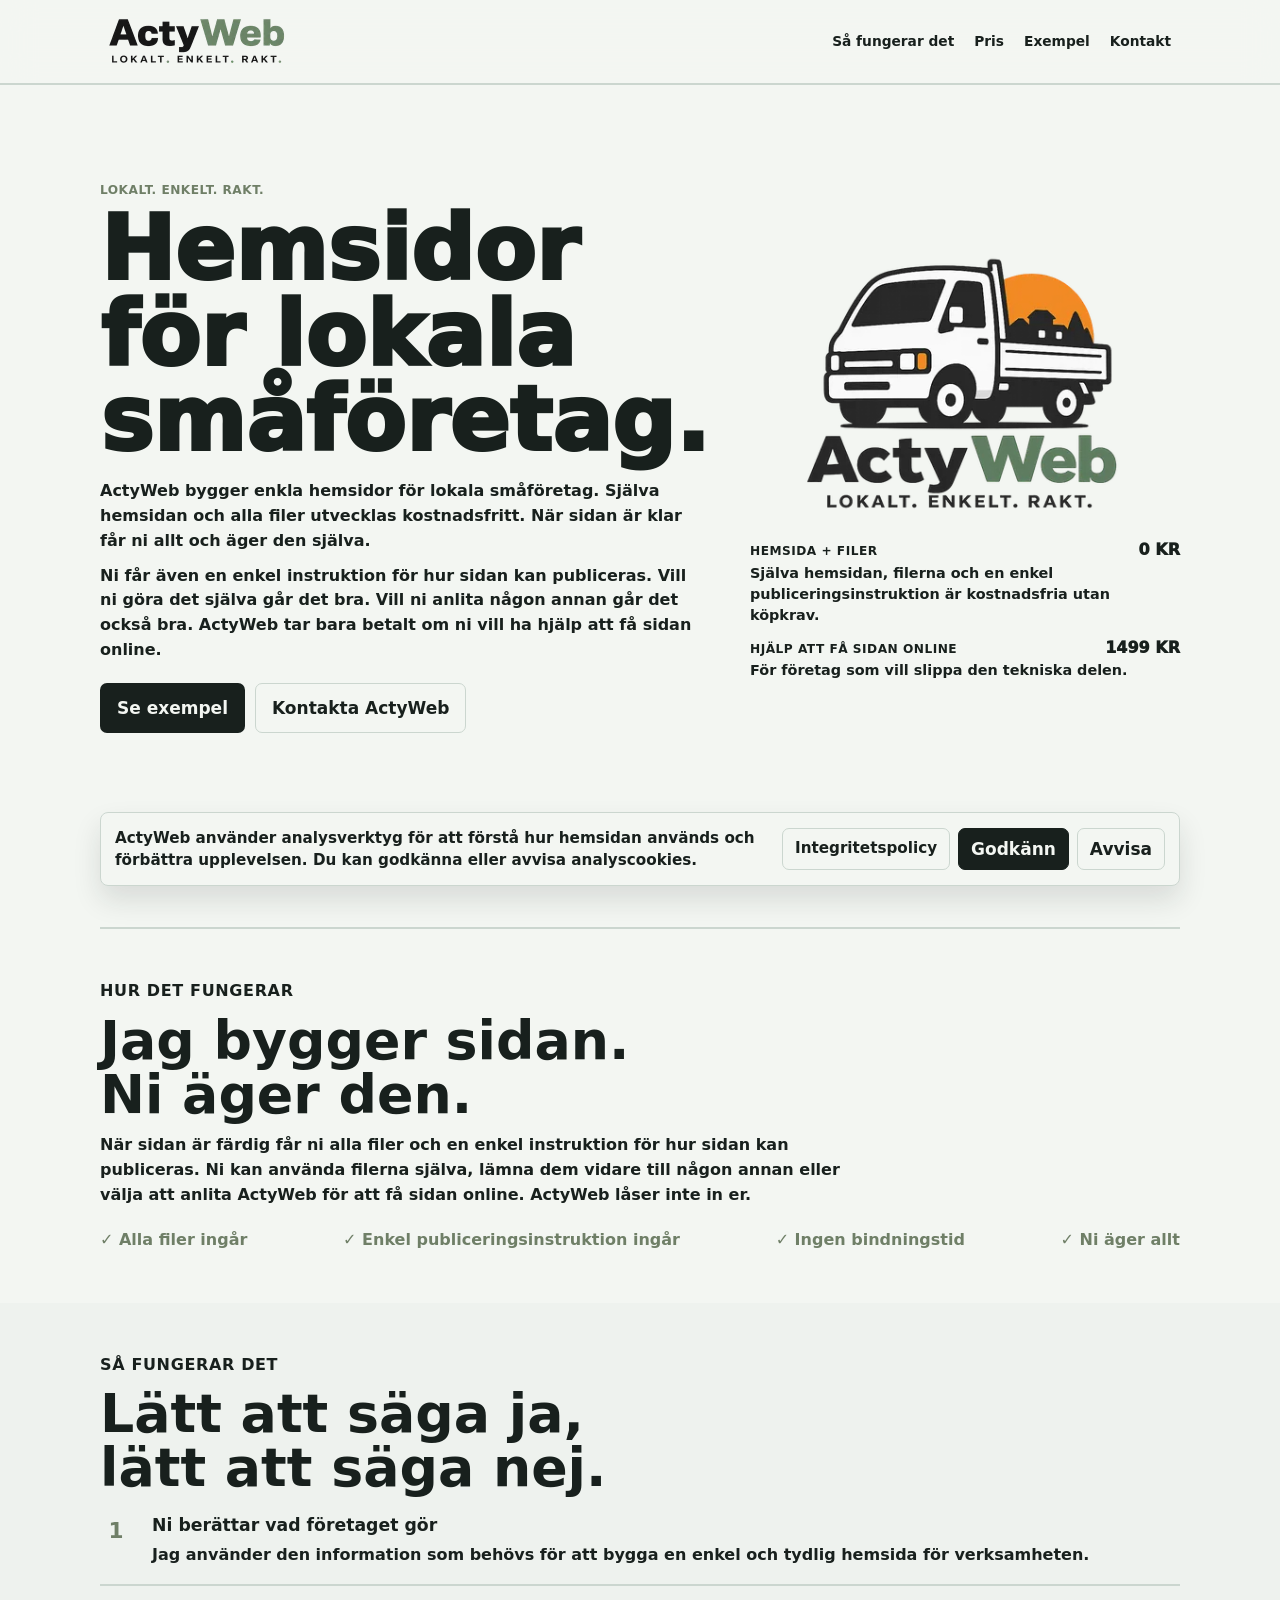
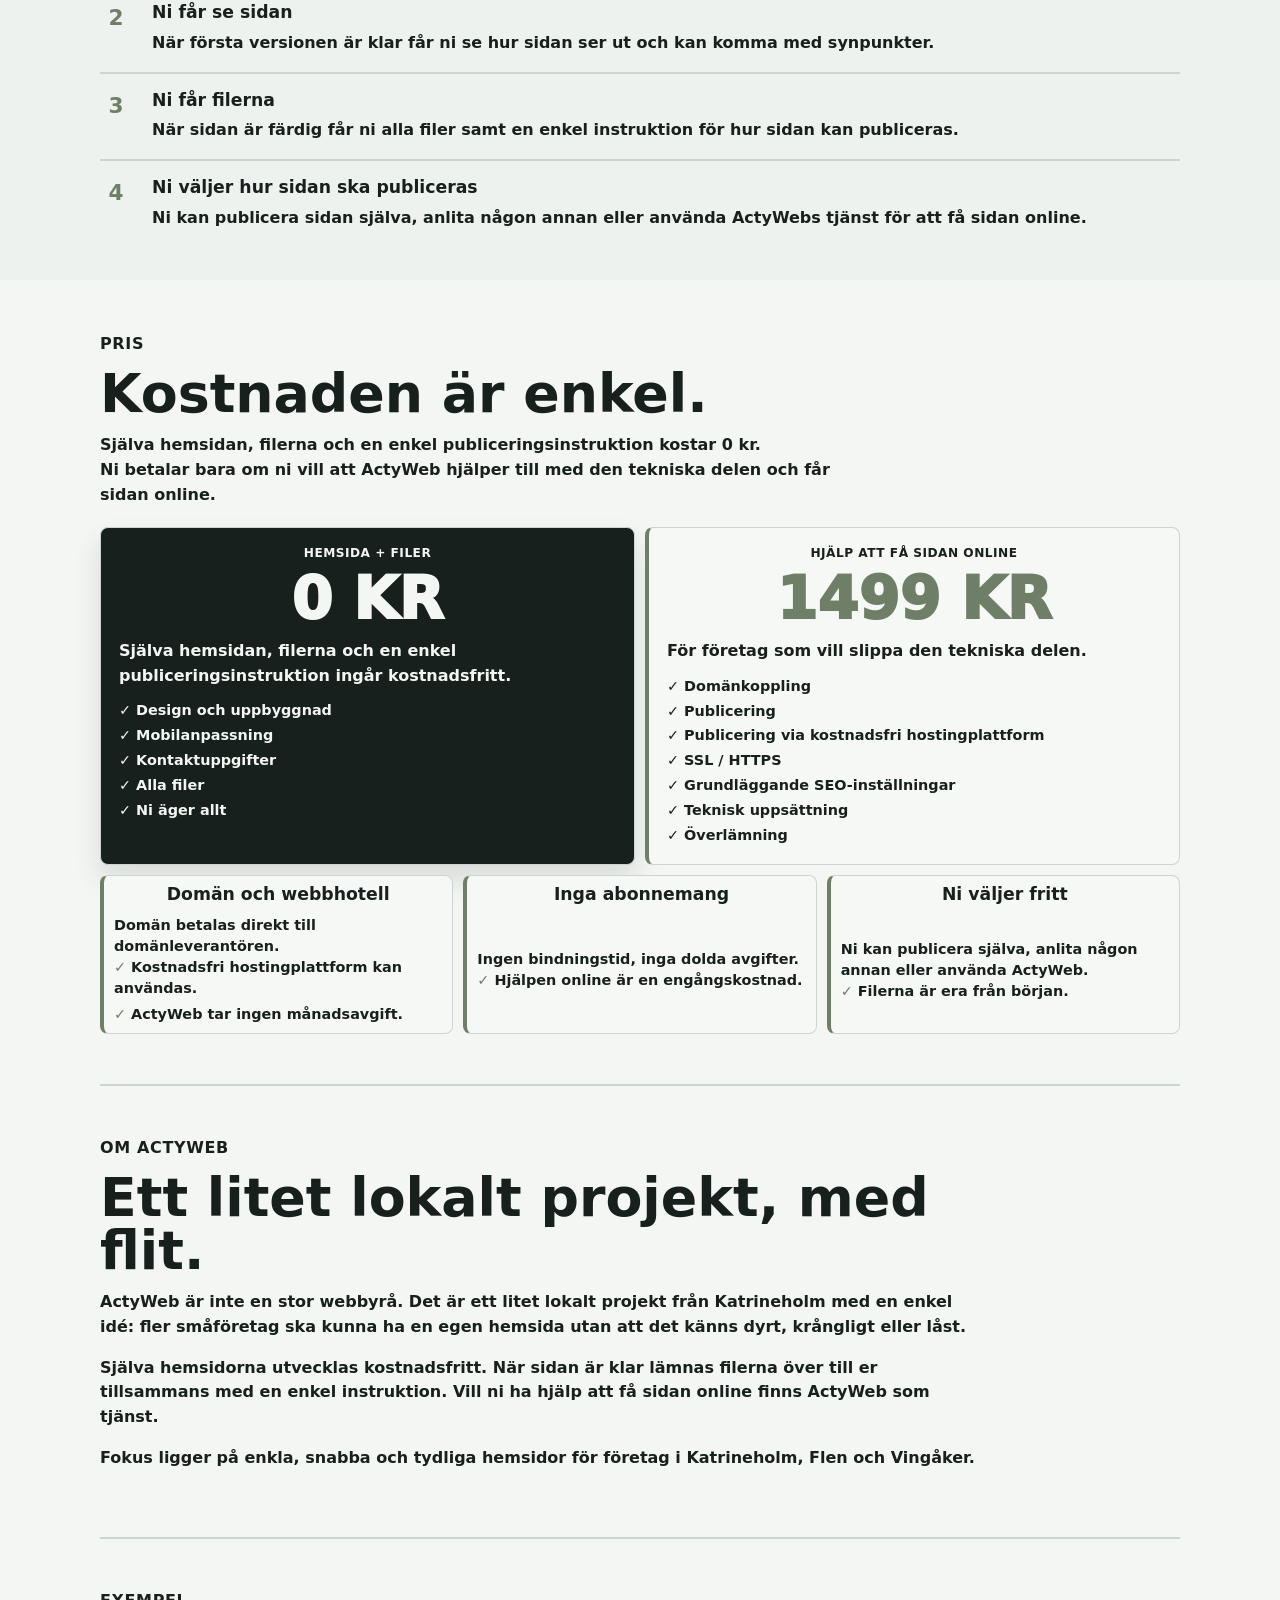
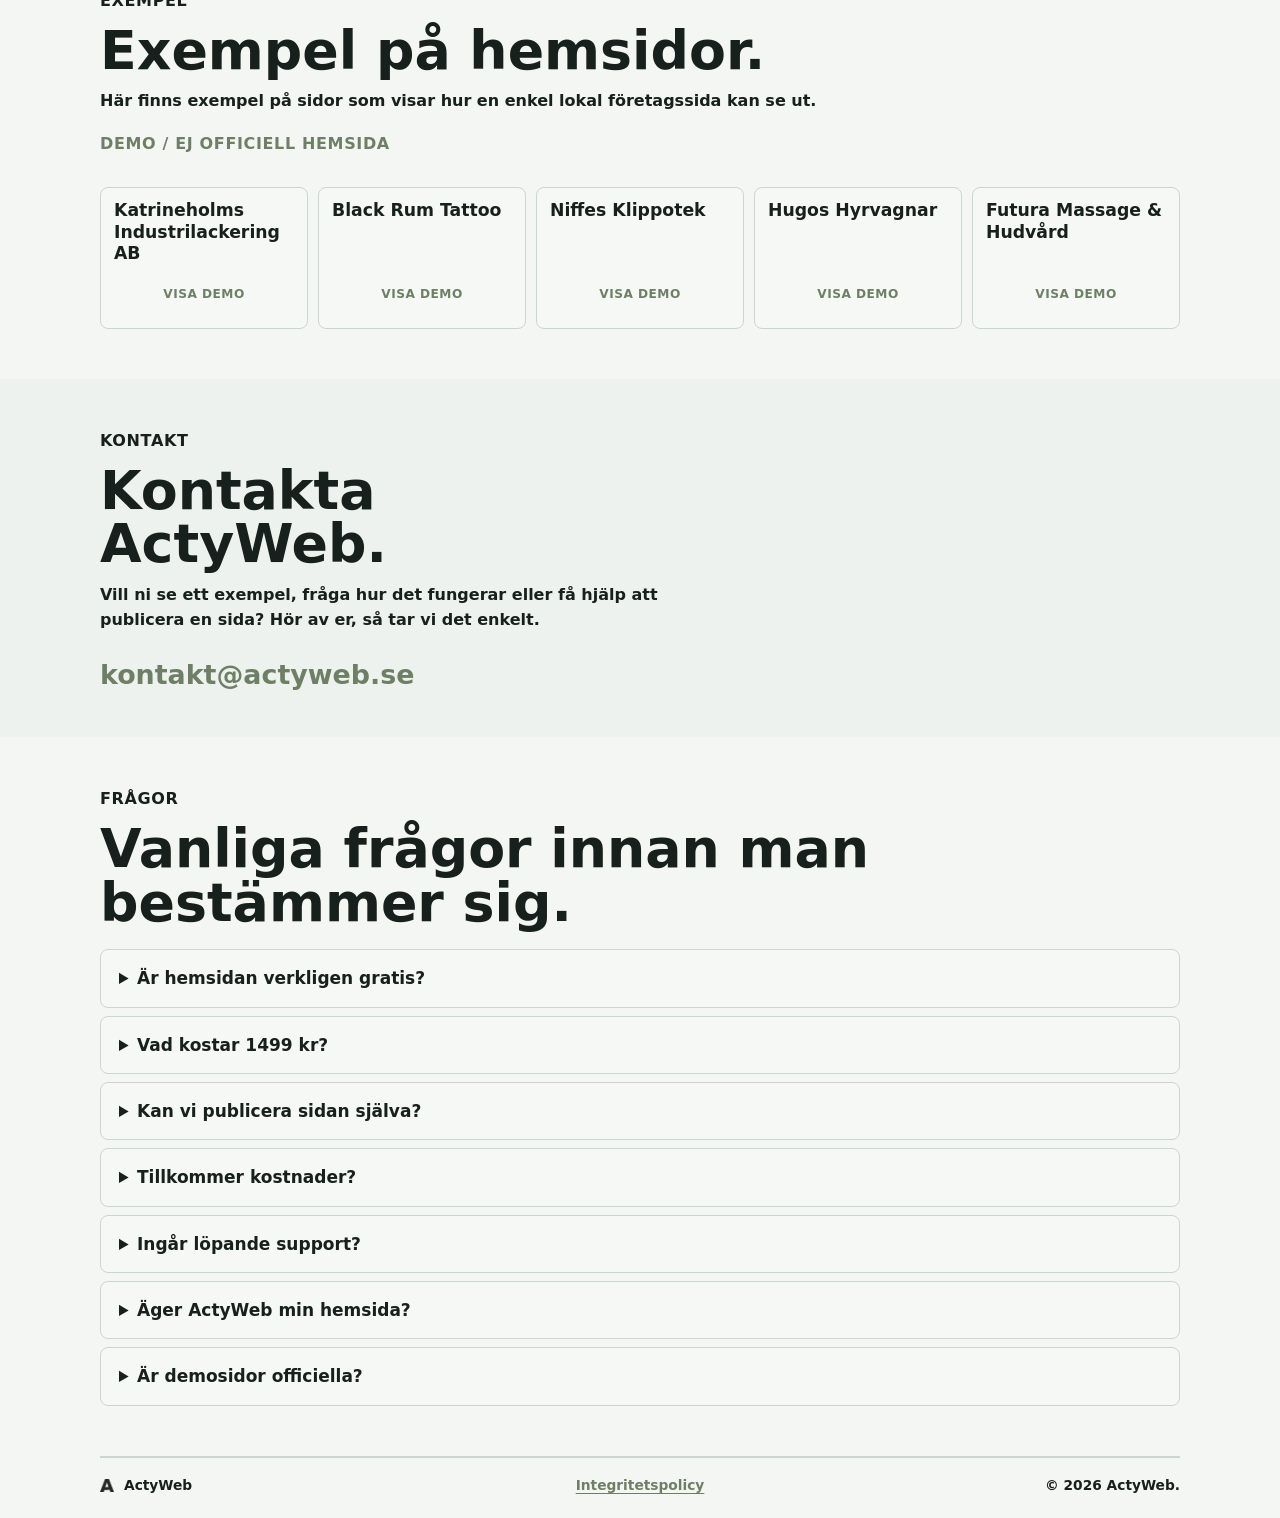
<file: index.html>
<!DOCTYPE html>
<html lang="sv">
  <head>
    <meta charset="UTF-8" />
    <meta name="viewport" content="width=device-width, initial-scale=1.0" />
    <meta
      name="description"
      content="Kostnadsfria hemsidor för små företag. Du äger hemsidan och filerna från dag ett. Hjälp med uppsättning för 1499 kr."
    />
    <meta property="og:title" content="ActyWeb | Små hemsidor för små företag" />
    <meta
      property="og:description"
      content="Kostnadsfria hemsidor för små företag. Du äger hemsidan och filerna från dag ett. Hjälp med uppsättning för 1499 kr."
    />
    <meta property="og:type" content="website" />
    <meta property="og:url" content="https://actyweb.se/" />
    <meta property="og:image" content="https://actyweb.se/assets/images/actyweb-truck-gmail-logo-dark-source.png" />
    <meta property="og:image:width" content="1100" />
    <meta property="og:image:height" content="963" />
    <meta property="og:image:alt" content="ActyWeb-logga med liten lastbil" />
    <meta name="twitter:card" content="summary_large_image" />
    <meta name="twitter:title" content="ActyWeb | Små hemsidor för små företag" />
    <meta
      name="twitter:description"
      content="Kostnadsfria hemsidor för små företag. Du äger hemsidan och filerna från dag ett. Hjälp med uppsättning för 1499 kr."
    />
    <meta name="twitter:image" content="https://actyweb.se/assets/images/actyweb-truck-gmail-logo-dark-source.png" />
    <title>ActyWeb | Små hemsidor</title>
    <link rel="canonical" href="https://actyweb.se/" />
    <link rel="icon" href="assets/images/actyweb-logo-dark.png" type="image/png" />
    <link
      rel="preload"
      as="image"
      href="assets/images/actyweb-truck-logo-dark-360.webp"
      imagesrcset="assets/images/actyweb-truck-logo-dark-360.webp 360w, assets/images/actyweb-truck-logo-dark-520.webp 520w"
      imagesizes="(max-width: 720px) 280px, 340px"
      type="image/webp"
      fetchpriority="high"
    />
    <link rel="stylesheet" href="style.css" />
    <script type="application/ld+json">
      {
        "@context": "https://schema.org",
        "@type": "ProfessionalService",
        "name": "ActyWeb",
        "url": "https://actyweb.se/",
        "description": "ActyWeb bygger enkla hemsidor för lokala småföretag. Du äger hemsidan, filerna och innehållet från dag ett.",
        "email": "kontakt@actyweb.se",
        "serviceType": "Webbdesign och hemsidor för små företag"
      }
    </script>
  </head>
  <body>
    <header class="site-header">
      <a class="brand" href="#top" aria-label="ActyWeb startsida">
        <picture>
          <source srcset="assets/images/actyweb-wordmark-green-380.webp" type="image/webp" />
          <img src="assets/images/actyweb-wordmark-green-transparent.png" width="1000" height="320" alt="ActyWeb" decoding="async" />
        </picture>
      </a>
      <button class="nav-toggle" type="button" aria-label="Öppna meny" aria-expanded="false">
        <span></span>
        <span></span>
      </button>
      <nav class="site-nav" aria-label="Huvudmeny">
        <a href="#sa-fungerar-det">Så fungerar det</a>
        <a href="#erbjudande">Pris</a>
        <a href="#exempel">Exempel</a>
        <a href="#kontakt">Kontakt</a>
      </nav>
    </header>

    <main id="top">
      <!-- Hero -->
      <section class="hero section-band">
        <div class="hero-copy">
          <p class="eyebrow">Lokalt. Enkelt. Rakt.</p>
          <h1>Hemsidor för lokala småföretag.</h1>
          <p class="lead">
            ActyWeb bygger enkla hemsidor för lokala småföretag. Själva hemsidan och
            alla filer utvecklas kostnadsfritt. När sidan är klar får ni allt och äger
            den själva.
          </p>
          <p class="lead">
            Ni får även en enkel instruktion för hur sidan kan publiceras. Vill ni göra
            det själva går det bra. Vill ni anlita någon annan går det också bra.
            ActyWeb tar bara betalt om ni vill ha hjälp att få sidan online.
          </p>
          <div class="hero-actions">
            <a class="button primary" href="#exempel">Se exempel</a>
            <a class="button secondary" href="#kontakt">Kontakta ActyWeb</a>
          </div>
        </div>
        <aside class="hero-side" aria-label="Kort om erbjudandet">
          <picture class="hero-badge">
            <source
              srcset="assets/images/actyweb-truck-logo-dark-360.webp 360w, assets/images/actyweb-truck-logo-dark-520.webp 520w"
              sizes="(max-width: 720px) 280px, 340px"
              type="image/webp"
            />
            <img
              src="assets/images/actyweb-truck-logo-dark-source.png"
              width="800"
              height="700"
              alt=""
              loading="eager"
              fetchpriority="high"
              decoding="async"
            />
          </picture>
          <div class="hero-summary" aria-label="Kort om erbjudandet">
            <div>
              <span>HEMSIDA + FILER</span>
              <strong>0 KR</strong>
              <p>Själva hemsidan, filerna och en enkel publiceringsinstruktion är kostnadsfria utan köpkrav.</p>
            </div>
            <div>
              <span>HJÄLP ATT FÅ SIDAN ONLINE</span>
              <strong>1499 KR</strong>
              <p>För företag som vill slippa den tekniska delen.</p>
            </div>
          </div>
        </aside>
      </section>

      <!-- What ActyWeb does -->
      <section class="section intro-section" id="vad-actyweb-gor">
        <div class="section-heading">
          <p class="eyebrow">Hur det fungerar</p>
          <h2>Jag bygger sidan.<br />Ni äger den.</h2>
          <p>
            När sidan är färdig får ni alla filer och en enkel instruktion för hur sidan
            kan publiceras. Ni kan använda filerna själva, lämna dem vidare till någon
            annan eller välja att anlita ActyWeb för att få sidan online. ActyWeb låser
            inte in er.
          </p>
        </div>
        <div class="ownership-list">
          <span>✓ Alla filer ingår</span>
          <span>✓ Enkel publiceringsinstruktion ingår</span>
          <span>✓ Ingen bindningstid</span>
          <span>✓ Ni äger allt</span>
        </div>
      </section>

      <!-- Process -->
      <section class="section process-section" id="sa-fungerar-det">
        <div class="section-heading narrow">
          <p class="eyebrow">Så fungerar det</p>
          <h2>Lätt att säga ja,<br />lätt att säga nej.</h2>
        </div>
        <ol class="process-list">
          <li>
            <span>1</span>
            <div>
              <h3>Ni berättar vad företaget gör</h3>
              <p>Jag använder den information som behövs för att bygga en enkel och tydlig hemsida för verksamheten.</p>
            </div>
          </li>
          <li>
            <span>2</span>
            <div>
              <h3>Ni får se sidan</h3>
              <p>När första versionen är klar får ni se hur sidan ser ut och kan komma med synpunkter.</p>
            </div>
          </li>
          <li>
            <span>3</span>
            <div>
              <h3>Ni får filerna</h3>
              <p>När sidan är färdig får ni alla filer samt en enkel instruktion för hur sidan kan publiceras.</p>
            </div>
          </li>
          <li>
            <span>4</span>
            <div>
              <h3>Ni väljer hur sidan ska publiceras</h3>
              <p>Ni kan publicera sidan själva, anlita någon annan eller använda ActyWebs tjänst för att få sidan online.</p>
            </div>
          </li>
        </ol>
      </section>

      <!-- Offer -->
      <section class="section offer-section" id="erbjudande">
        <div class="section-heading">
          <p class="eyebrow">Pris</p>
          <h2>Kostnaden är enkel.</h2>
          <p>
            Själva hemsidan, filerna och en enkel publiceringsinstruktion kostar 0 kr.<br />
            Ni betalar bara om ni vill att ActyWeb hjälper till med den tekniska delen
            och får sidan online.
          </p>
        </div>
        <div class="offer-layout">
          <div class="price-box free-box">
            <span class="price-label">HEMSIDA + FILER</span>
            <strong>0 KR</strong>
            <p>
              Själva hemsidan, filerna och en enkel publiceringsinstruktion ingår kostnadsfritt.
            </p>
            <ul class="price-checks">
              <li>✓ Design och uppbyggnad</li>
              <li>✓ Mobilanpassning</li>
              <li>✓ Kontaktuppgifter</li>
              <li>✓ Alla filer</li>
              <li>✓ Ni äger allt</li>
            </ul>
          </div>
          <div class="price-box setup-price">
            <span class="price-label">HJÄLP ATT FÅ SIDAN ONLINE</span>
            <strong>1499 KR</strong>
            <p>För företag som vill slippa den tekniska delen.</p>
            <ul class="price-checks">
              <li>✓ Domänkoppling</li>
              <li>✓ Publicering</li>
              <li>✓ Publicering via kostnadsfri hostingplattform</li>
              <li>✓ SSL / HTTPS</li>
              <li>✓ Grundläggande SEO-inställningar</li>
              <li>✓ Teknisk uppsättning</li>
              <li>✓ Överlämning</li>
            </ul>
          </div>
          <div class="offer-list">
            <div>
              <h3>Domän och webbhotell</h3>
              <p>Domän betalas direkt till domänleverantören.</p>
              <ul class="support-checks">
                <li>Kostnadsfri hostingplattform kan användas.</li>
                <li>ActyWeb tar ingen månadsavgift.</li>
              </ul>
            </div>
            <div>
              <h3>Inga abonnemang</h3>
              <p>Ingen bindningstid, inga dolda avgifter.</p>
              <ul class="support-checks">
                <li>Hjälpen online är en engångskostnad.</li>
              </ul>
            </div>
            <div>
              <h3>Ni väljer fritt</h3>
              <p>Ni kan publicera själva, anlita någon annan eller använda ActyWeb.</p>
              <ul class="support-checks">
                <li>Filerna är era från början.</li>
              </ul>
            </div>
          </div>
        </div>
      </section>

      <!-- Local -->
      <section class="section local-section" id="lokalt">
        <div class="local-copy">
          <p class="eyebrow">Om ActyWeb</p>
          <h2>Ett litet lokalt projekt, med flit.</h2>
          <p>
            ActyWeb är inte en stor webbyrå. Det är ett litet lokalt projekt från
            Katrineholm med en enkel idé: fler småföretag ska kunna ha en egen hemsida
            utan att det känns dyrt, krångligt eller låst.
          </p>
          <p>
            Själva hemsidorna utvecklas kostnadsfritt. När sidan är klar lämnas filerna
            över till er tillsammans med en enkel instruktion. Vill ni ha hjälp att få
            sidan online finns ActyWeb som tjänst.
          </p>
          <p>
            Fokus ligger på enkla, snabba och tydliga hemsidor för företag i Katrineholm,
            Flen och Vingåker.
          </p>
        </div>
      </section>

      <!-- Demos -->
      <section class="section demo-section" id="exempel">
        <div class="section-heading">
          <p class="eyebrow">Exempel</p>
          <h2>Exempel på hemsidor.</h2>
          <p>
            Här finns exempel på sidor som visar hur en enkel lokal företagssida kan se ut.
          </p>
          <p class="demo-label">Demo / Ej officiell hemsida</p>
        </div>
        <div class="demo-grid">
          <article class="demo-card">
            <h3>Katrineholms Industrilackering AB</h3>
            <a class="text-button" href="demos/kilab/">Visa demo</a>
          </article>
          <article class="demo-card">
            <h3>Black Rum Tattoo</h3>
            <a class="text-button" href="demos/blackrum/">Visa demo</a>
          </article>
          <article class="demo-card">
            <h3>Niffes Klippotek</h3>
            <a class="text-button" href="demos/niffes/">Visa demo</a>
          </article>
          <article class="demo-card">
            <h3>Hugos Hyrvagnar</h3>
            <a class="text-button" href="demos/hugos/">Visa demo</a>
          </article>
          <article class="demo-card">
            <h3>Futura Massage &amp; Hudvård</h3>
            <a class="text-button" href="demos/futura/">Visa demo</a>
          </article>
        </div>
      </section>

      <!-- Contact -->
      <section class="section contact-section" id="kontakt">
        <div class="contact-card">
          <div>
            <p class="eyebrow">Kontakt</p>
            <h2>Kontakta ActyWeb.</h2>
            <p>
              Vill ni se ett exempel, fråga hur det fungerar eller få hjälp att publicera
              en sida? Hör av er, så tar vi det enkelt.
            </p>
            <address>
              <a href="mailto:kontakt@actyweb.se">kontakt@actyweb.se</a>
            </address>
          </div>
        </div>
      </section>

      <!-- FAQ -->
      <section class="section faq-section" id="fragor">
        <div class="section-heading narrow">
          <p class="eyebrow">Frågor</p>
          <h2>Vanliga frågor innan man bestämmer sig.</h2>
        </div>
        <div class="faq-list">
          <details>
            <summary>Är hemsidan verkligen gratis?</summary>
            <p>Ja. Själva hemsidan, filerna och en enkel publiceringsinstruktion kostar ingenting. När sidan är klar får ni filerna och äger sidan själva.</p>
          </details>
          <details>
            <summary>Vad kostar 1499 kr?</summary>
            <p>1499 kr gäller bara om ni vill ha hjälp att få sidan online.</p>
            <p>Då ingår:</p>
            <ul class="faq-checks">
              <li>✓ Domänkoppling</li>
              <li>✓ Publicering</li>
              <li>✓ Publicering via kostnadsfri hostingplattform</li>
              <li>✓ SSL / HTTPS</li>
              <li>✓ Grundläggande SEO-inställningar</li>
              <li>✓ Teknisk konfiguration</li>
              <li>✓ Överlämning</li>
            </ul>
          </details>
          <details>
            <summary>Kan vi publicera sidan själva?</summary>
            <p>Ja. Ni får filerna och en enkel instruktion. Ni kan publicera sidan själva, anlita någon annan eller be ActyWeb hjälpa till.</p>
          </details>
          <details>
            <summary>Tillkommer kostnader?</summary>
            <p>ActyWeb tar ingen månadsavgift. Domän betalas direkt av er till domänleverantören. Om ni använder ActyWebs rekommenderade lösning finns ingen hostingavgift.</p>
          </details>
          <details>
            <summary>Ingår löpande support?</summary>
            <p>Nej. ActyWeb erbjuder inte abonnemang eller löpande supportpaket. Hjälpen att få sidan online är en engångstjänst.</p>
          </details>
          <details>
            <summary>Äger ActyWeb min hemsida?</summary>
            <p>Nej. Ni får filerna och äger sidan själva. Ni kan flytta, ändra eller lämna vidare sidan till någon annan.</p>
          </details>
          <details>
            <summary>Är demosidor officiella?</summary>
            <p>Nej. Demosidor är exempel och är inte officiella företagssidor om inte företaget själv har godkänt och valt att använda dem.</p>
          </details>
        </div>
      </section>
    </main>

    <footer class="site-footer">
      <div class="footer-brand">
        <img src="assets/images/actyweb-logo-dark.png" width="121" height="108" alt="" loading="lazy" decoding="async" />
        <strong>ActyWeb</strong>
      </div>
      <a class="footer-policy" href="privacy.html">Integritetspolicy</a>
      <p>© <span id="year">2026</span> ActyWeb.</p>
    </footer>

    <script src="script.js" defer></script>
    <script src="analytics-consent.js" defer></script>
  </body>
</html>
</file>
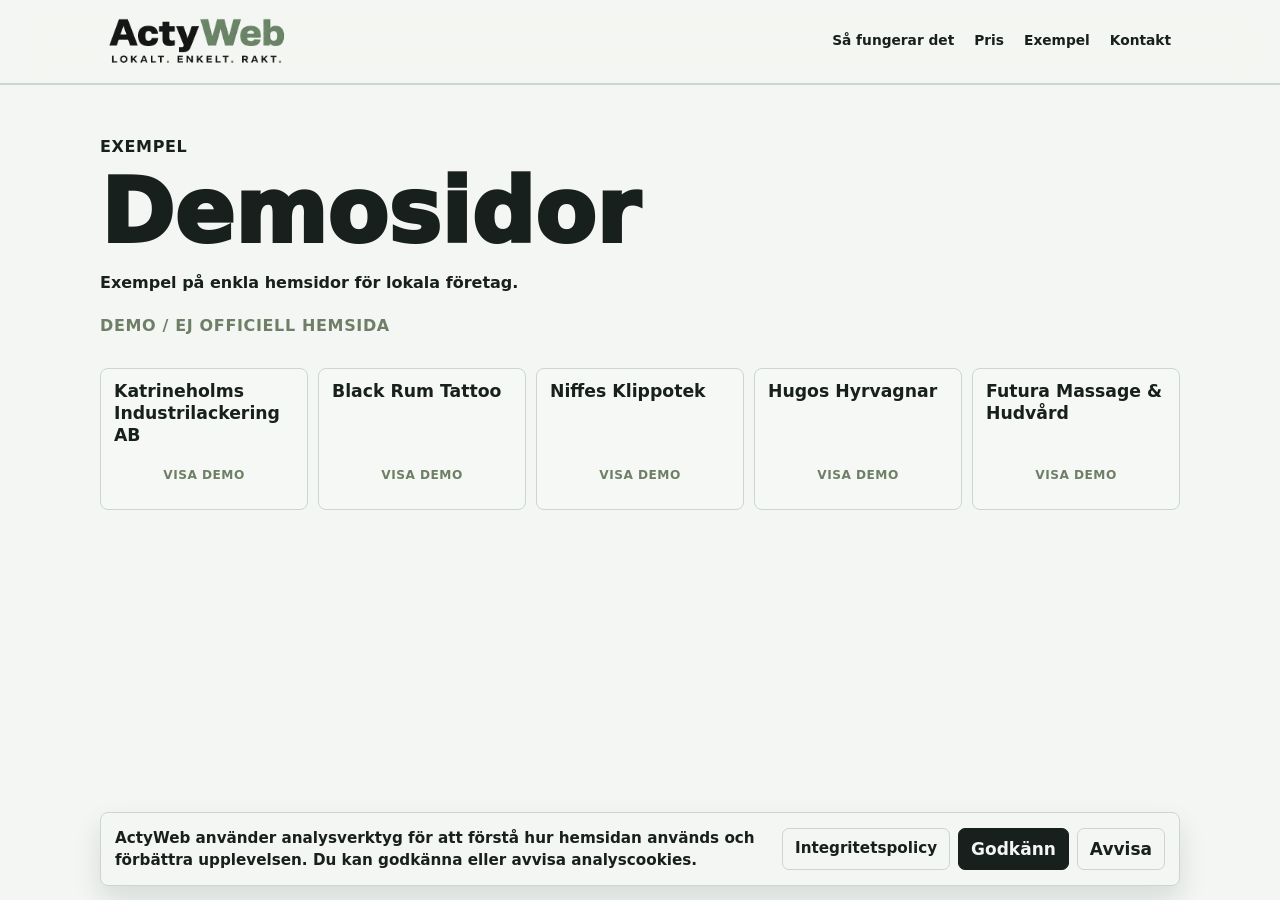
<file: demos/index.html>
<!DOCTYPE html>
<html lang="sv">
  <head>
    <meta charset="UTF-8" />
    <meta name="viewport" content="width=device-width, initial-scale=1.0" />
    <meta name="robots" content="noindex,nofollow" />
    <title>ActyWeb | Demosidor</title>
    <link rel="icon" href="../assets/images/actyweb-logo-dark.png" type="image/png" />
    <link rel="stylesheet" href="../style.css" />
  </head>
  <body>
    <header class="site-header">
      <a class="brand" href="../index.html#top" aria-label="ActyWeb startsida">
        <img src="../assets/images/actyweb-wordmark-green-transparent.png" width="1000" height="320" alt="ActyWeb" />
      </a>
      <button class="nav-toggle" type="button" aria-label="Öppna meny" aria-expanded="false">
        <span></span>
        <span></span>
      </button>
      <nav class="site-nav" aria-label="Huvudmeny">
        <a href="../index.html#sa-fungerar-det">Så fungerar det</a>
        <a href="../index.html#erbjudande">Pris</a>
        <a href="../index.html#exempel">Exempel</a>
        <a href="../index.html#kontakt">Kontakt</a>
      </nav>
    </header>

    <main>
      <section class="section demo-section">
        <div class="section-heading">
          <p class="eyebrow">Exempel</p>
          <h1>Demosidor</h1>
          <p>Exempel på enkla hemsidor för lokala företag.</p>
          <p class="demo-label">Demo / Ej officiell hemsida</p>
        </div>
        <div class="demo-grid">
          <article class="demo-card">
            <h3>Katrineholms Industrilackering AB</h3>
            <a class="text-button" href="kilab/">Visa demo</a>
          </article>
          <article class="demo-card">
            <h3>Black Rum Tattoo</h3>
            <a class="text-button" href="blackrum/">Visa demo</a>
          </article>
          <article class="demo-card">
            <h3>Niffes Klippotek</h3>
            <a class="text-button" href="niffes/">Visa demo</a>
          </article>
          <article class="demo-card">
            <h3>Hugos Hyrvagnar</h3>
            <a class="text-button" href="hugos/">Visa demo</a>
          </article>
          <article class="demo-card">
            <h3>Futura Massage &amp; Hudvård</h3>
            <a class="text-button" href="futura/">Visa demo</a>
          </article>
        </div>
      </section>
    </main>
    <script src="../script.js" defer></script>
    <script src="../analytics-consent.js" defer></script>
  </body>
</html>
</file>
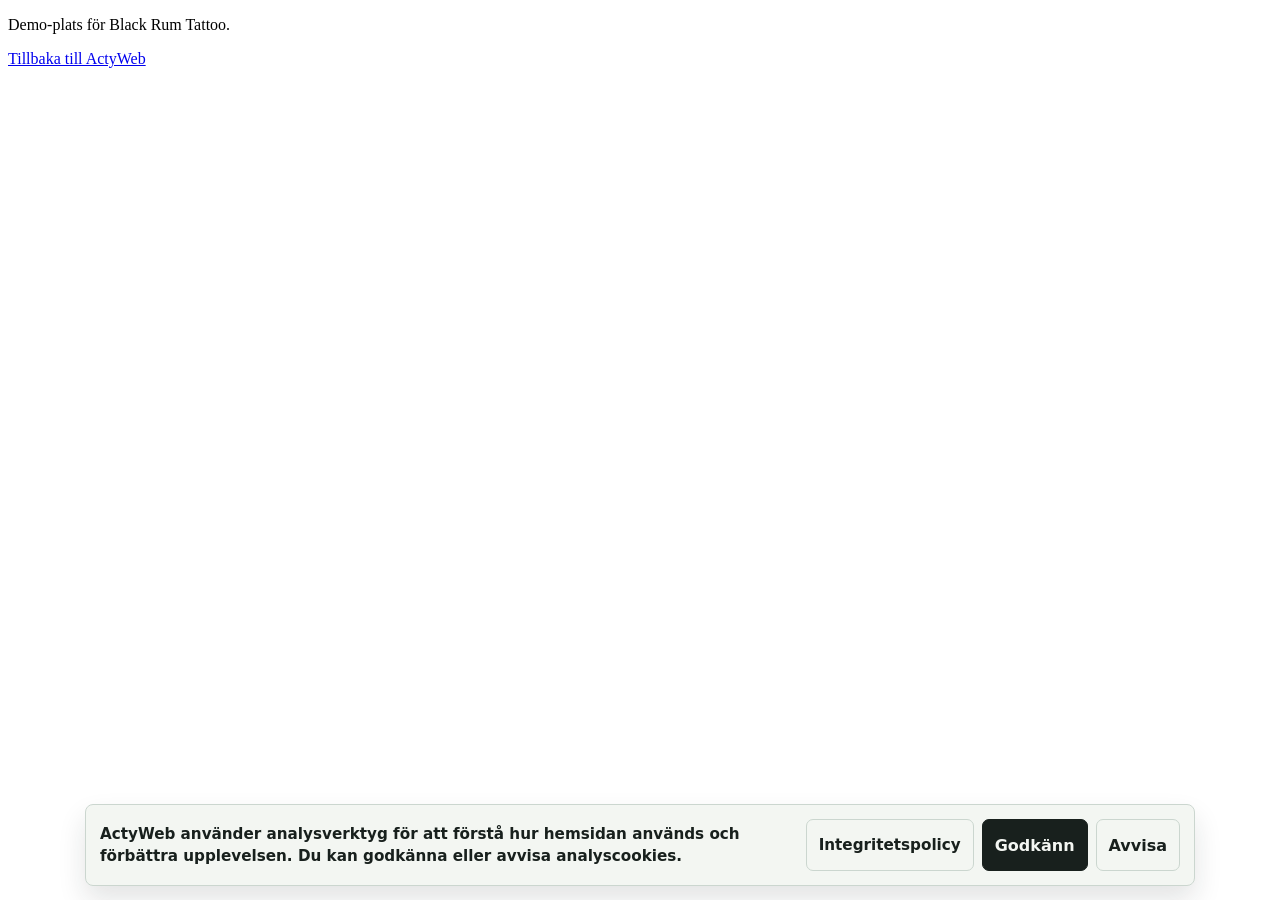
<file: demos/blackrum/index.html>
<!DOCTYPE html>
<html lang="sv">
  <head>
    <meta charset="UTF-8" />
    <meta name="viewport" content="width=device-width, initial-scale=1.0" />
    <meta name="robots" content="noindex,nofollow" />
    <title>Black Rum Tattoo | Demo</title>
  </head>
  <body>
    <p>Demo-plats för Black Rum Tattoo.</p>
    <p><a href="../../">Tillbaka till ActyWeb</a></p>
    <script src="../../analytics-consent.js" defer></script>
  </body>
</html>
</file>
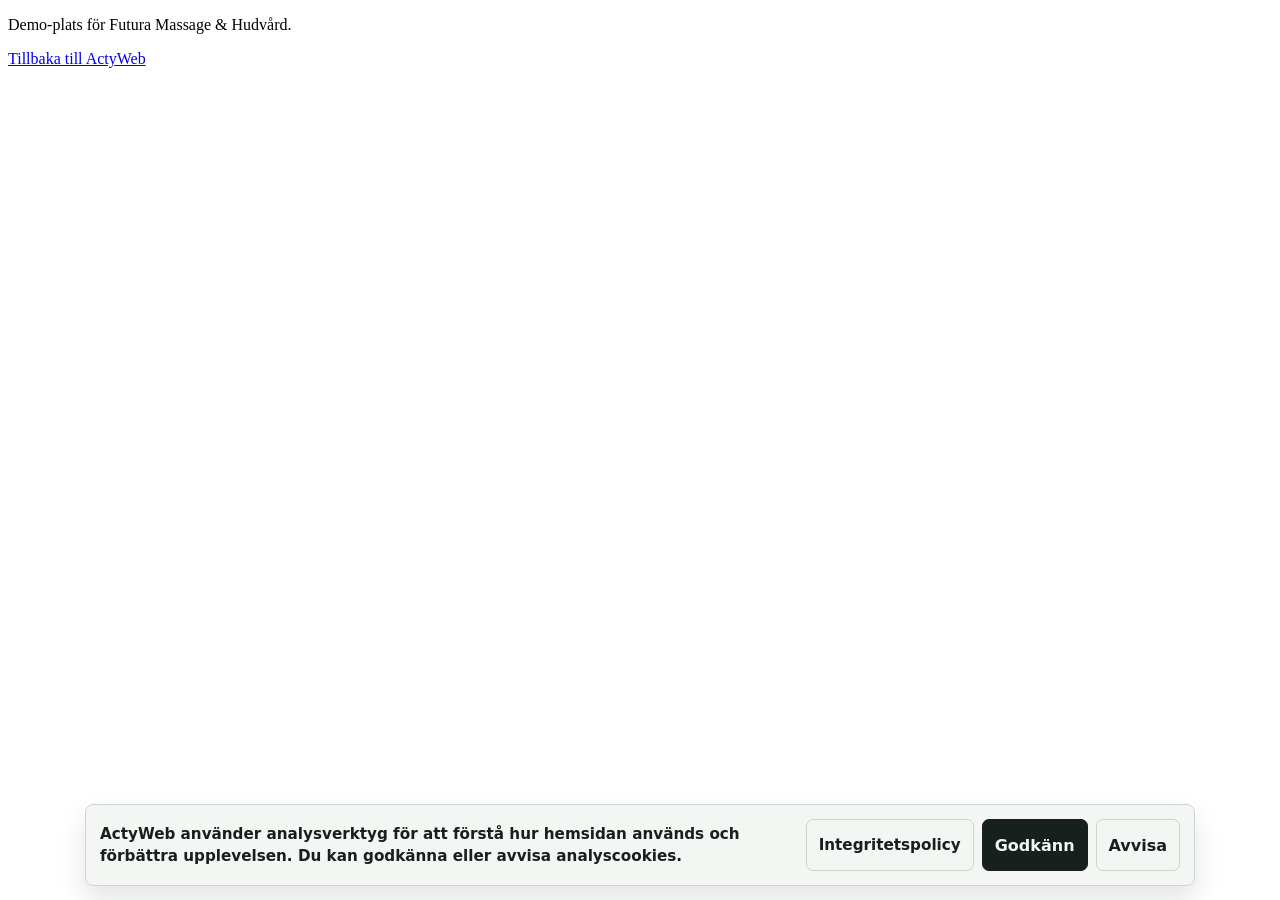
<file: demos/futura/index.html>
<!DOCTYPE html>
<html lang="sv">
  <head>
    <meta charset="UTF-8" />
    <meta name="viewport" content="width=device-width, initial-scale=1.0" />
    <meta name="robots" content="noindex,nofollow" />
    <title>Futura Massage &amp; Hudvård | Demo</title>
  </head>
  <body>
    <p>Demo-plats för Futura Massage &amp; Hudvård.</p>
    <p><a href="../../">Tillbaka till ActyWeb</a></p>
    <script src="../../analytics-consent.js" defer></script>
  </body>
</html>
</file>
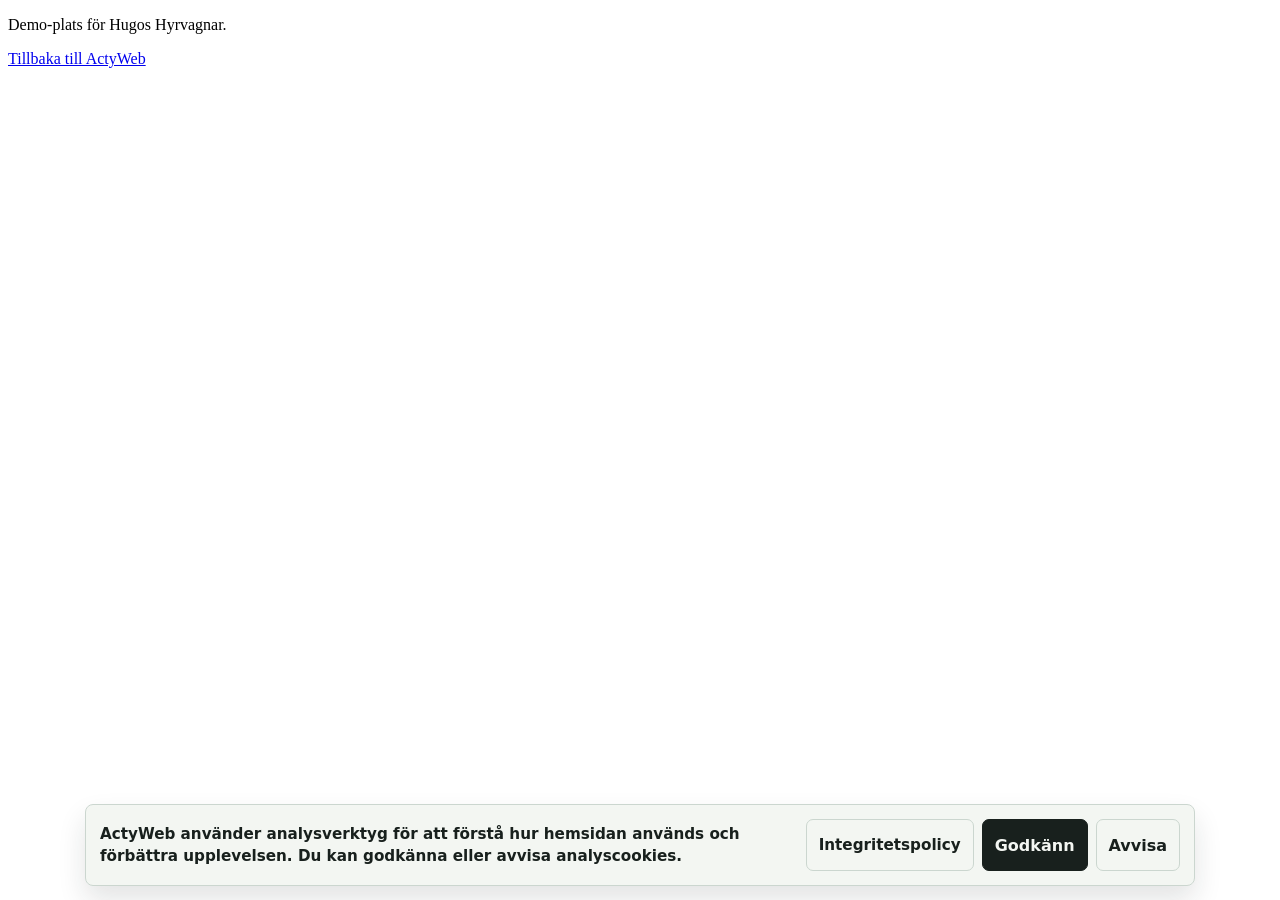
<file: demos/hugos/index.html>
<!DOCTYPE html>
<html lang="sv">
  <head>
    <meta charset="UTF-8" />
    <meta name="viewport" content="width=device-width, initial-scale=1.0" />
    <meta name="robots" content="noindex,nofollow" />
    <title>Hugos Hyrvagnar | Demo</title>
  </head>
  <body>
    <p>Demo-plats för Hugos Hyrvagnar.</p>
    <p><a href="../../">Tillbaka till ActyWeb</a></p>
    <script src="../../analytics-consent.js" defer></script>
  </body>
</html>
</file>
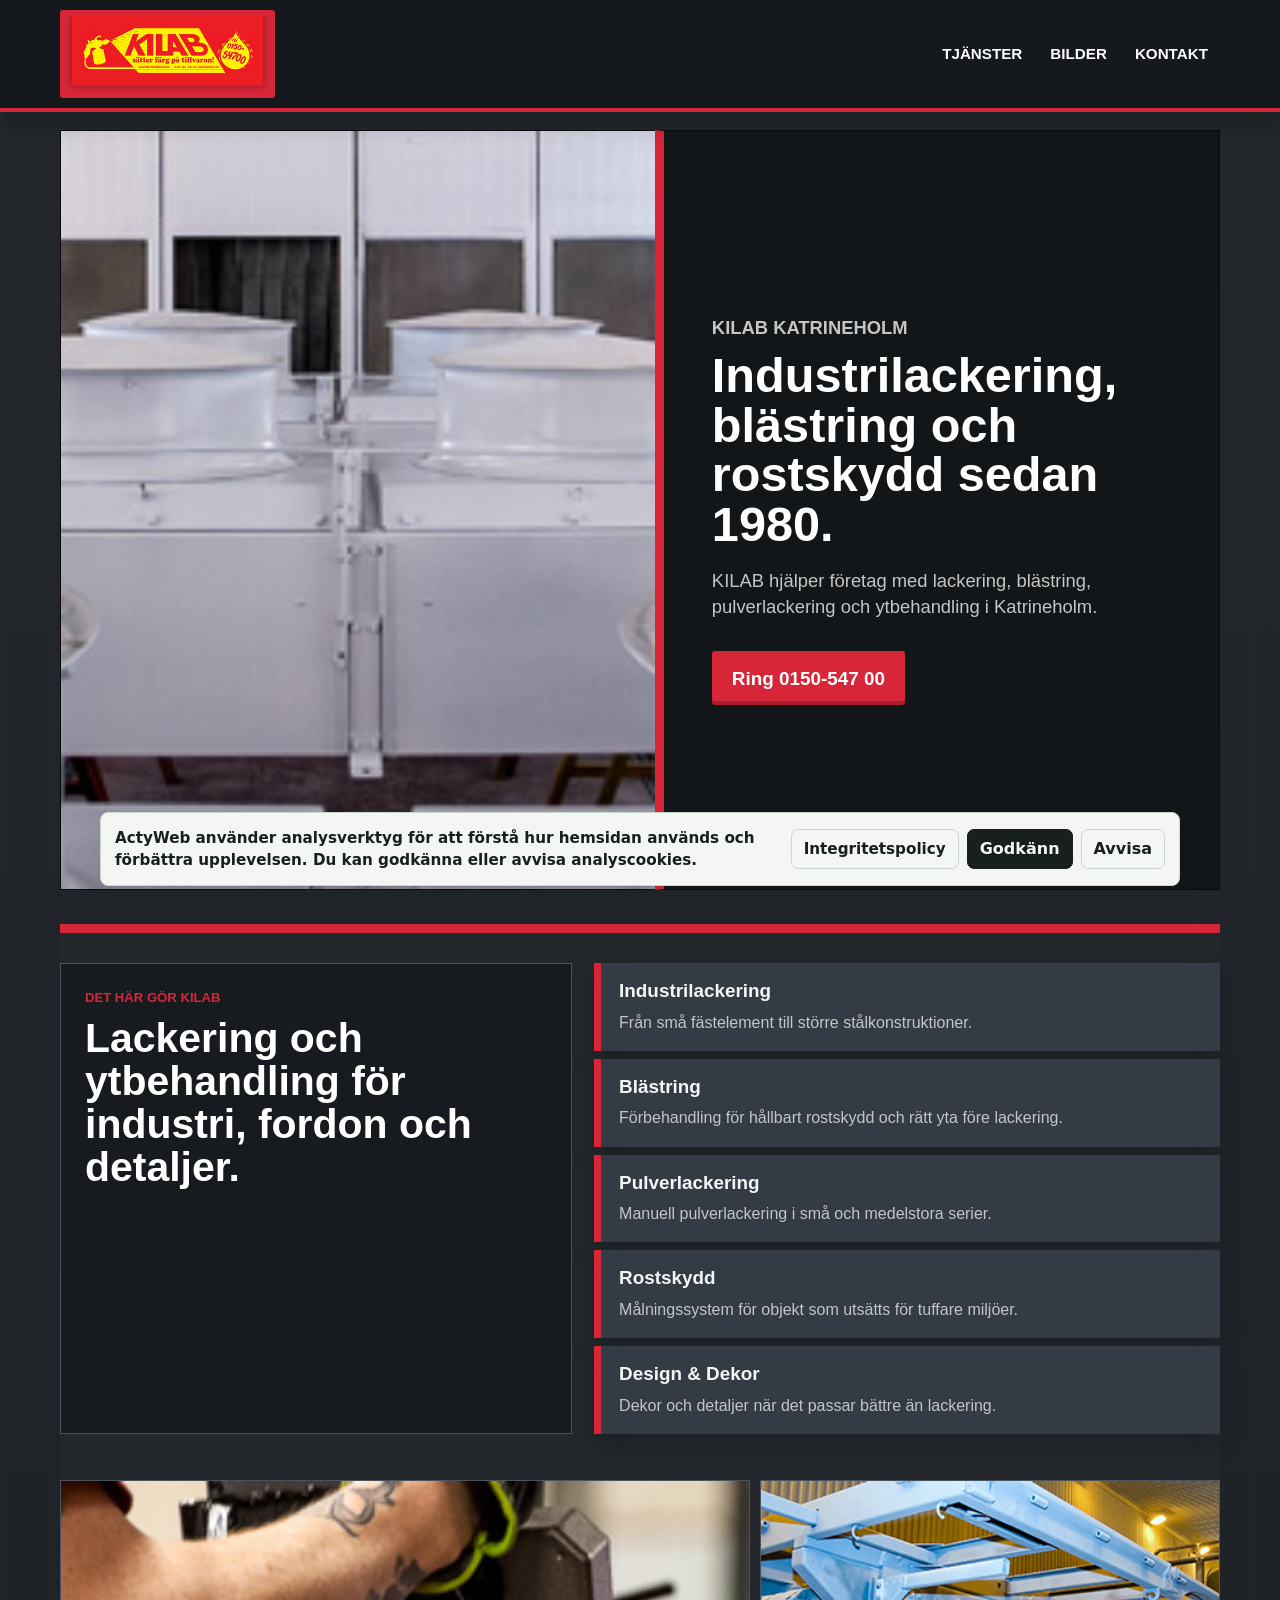
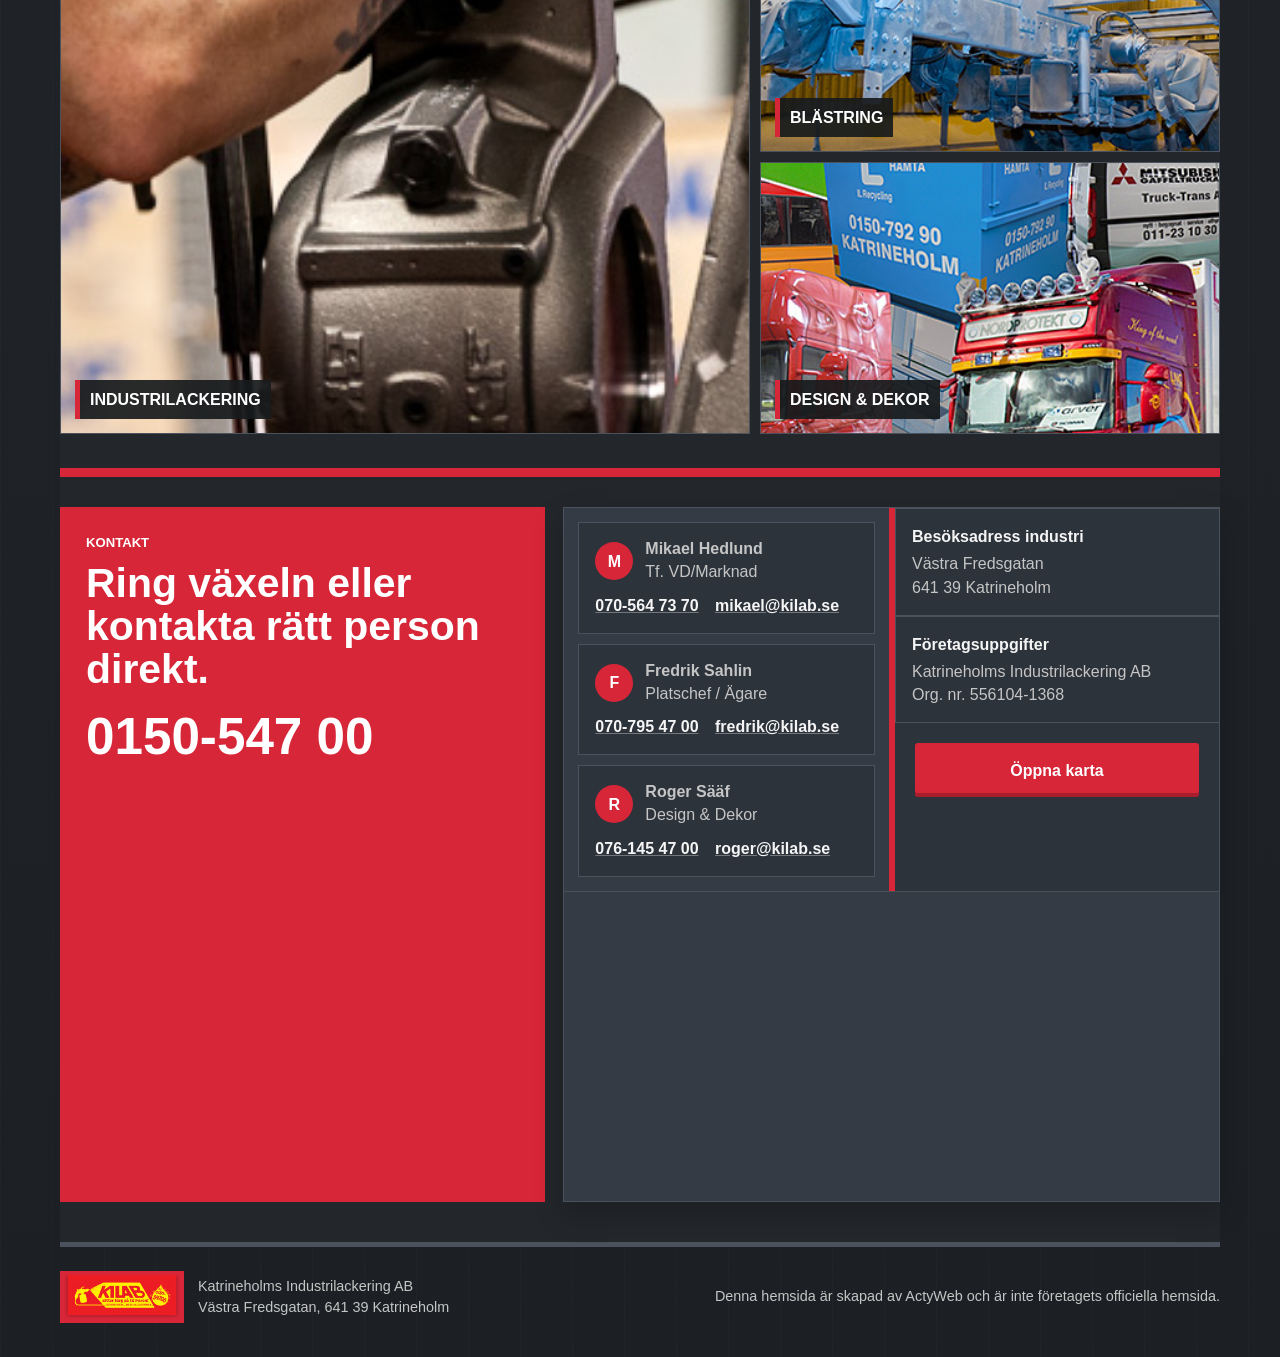
<file: demos/kilab/index.html>
<!DOCTYPE html>
<html lang="sv">
  <head>
    <meta charset="UTF-8" />
    <meta name="viewport" content="width=device-width, initial-scale=1.0" />
    <meta name="robots" content="noindex,nofollow" />
    <meta
      name="description"
      content="Demohemsida för KILAB i Katrineholm med industrilackering, blästring, pulverlackering och rostskydd."
    />
    <title>KILAB | Industrilackering i Katrineholm</title>
    <link rel="stylesheet" href="style.css" />
  </head>
  <body>
    <header class="site-header">
      <a class="brand" href="#top" aria-label="KILAB startsida">
        <img src="assets/images/logo.png" alt="KILAB" />
      </a>
      <button class="nav-toggle" type="button" aria-label="Öppna meny" aria-expanded="false">
        <span></span>
        <span></span>
      </button>
      <nav class="site-nav" aria-label="Huvudmeny">
        <a href="#tjanster">Tjänster</a>
        <a href="#bilder">Bilder</a>
        <a href="#kontakt">Kontakt</a>
      </nav>
    </header>

    <main id="top">
      <section class="hero">
        <div class="hero-photo">
          <img src="assets/images/industri-1.jpg" alt="Industrilackering hos KILAB" />
        </div>
        <div class="hero-panel">
          <p class="eyebrow">KILAB Katrineholm</p>
          <h1>Industrilackering, blästring och rostskydd sedan 1980.</h1>
          <p>
            KILAB hjälper företag med lackering, blästring, pulverlackering och
            ytbehandling i Katrineholm.
          </p>
          <a class="call-button" href="tel:+4615054700">Ring 0150-547 00</a>
        </div>
      </section>

      <section class="services" id="tjanster">
        <div class="section-title">
          <p class="eyebrow">Det här gör KILAB</p>
          <h2>Lackering och ytbehandling för industri, fordon och detaljer.</h2>
        </div>
        <div class="service-list">
          <article>
            <h3>Industrilackering</h3>
            <p>Från små fästelement till större stålkonstruktioner.</p>
          </article>
          <article>
            <h3>Blästring</h3>
            <p>Förbehandling för hållbart rostskydd och rätt yta före lackering.</p>
          </article>
          <article>
            <h3>Pulverlackering</h3>
            <p>Manuell pulverlackering i små och medelstora serier.</p>
          </article>
          <article>
            <h3>Rostskydd</h3>
            <p>Målningssystem för objekt som utsätts för tuffare miljöer.</p>
          </article>
          <article>
            <h3>Design & Dekor</h3>
            <p>Dekor och detaljer när det passar bättre än lackering.</p>
          </article>
        </div>
      </section>

      <section class="gallery" id="bilder">
        <figure class="wide">
          <img src="assets/images/industri-2.jpg" alt="Lackerad industridetalj" />
          <figcaption>Industrilackering</figcaption>
        </figure>
        <figure>
          <img src="assets/images/blastring.jpg" alt="Blästring och förbehandling" />
          <figcaption>Blästring</figcaption>
        </figure>
        <figure>
          <img src="assets/images/design-dekor.jpg" alt="Design och dekor hos KILAB" />
          <figcaption>Design & Dekor</figcaption>
        </figure>
      </section>

      <section class="contact" id="kontakt">
        <div class="contact-heading">
          <p class="eyebrow">Kontakt</p>
          <h2>Ring växeln eller kontakta rätt person direkt.</h2>
          <a class="phone" href="tel:+4615054700">0150-547 00</a>
        </div>
        <div class="contact-card">
          <div class="people">
            <article class="person-card">
              <div class="person-head">
                <span class="contact-icon">M</span>
                <div>
                  <h3>Mikael Hedlund</h3>
                  <p>Tf. VD/Marknad</p>
                </div>
              </div>
              <a href="tel:+46705647370">070-564 73 70</a>
              <a href="mailto:mikael@kilab.se">mikael@kilab.se</a>
            </article>
            <article class="person-card">
              <div class="person-head">
                <span class="contact-icon">F</span>
                <div>
                  <h3>Fredrik Sahlin</h3>
                  <p>Platschef / Ägare</p>
                </div>
              </div>
              <a href="tel:+46707954700">070-795 47 00</a>
              <a href="mailto:fredrik@kilab.se">fredrik@kilab.se</a>
            </article>
            <article class="person-card">
              <div class="person-head">
                <span class="contact-icon">R</span>
                <div>
                  <h3>Roger Sääf</h3>
                  <p>Design & Dekor</p>
                </div>
              </div>
              <a href="tel:+46761454700">076-145 47 00</a>
              <a href="mailto:roger@kilab.se">roger@kilab.se</a>
            </article>
          </div>
          <div class="address">
            <p>
              <strong>Besöksadress industri</strong>
              Västra Fredsgatan<br />
              641 39 Katrineholm
            </p>
            <p>
              <strong>Företagsuppgifter</strong>
              Katrineholms Industrilackering AB<br />
              Org. nr. 556104-1368
            </p>
            <a
              class="map-button"
              href="https://www.google.com/maps/search/?api=1&query=V%C3%A4stra%20Fredsgatan%20641%2039%20Katrineholm"
              target="_blank"
              rel="noreferrer"
            >
              Öppna karta
            </a>
          </div>
          <iframe
            class="map-frame"
            title="Karta till KILAB"
            src="https://www.google.com/maps?q=V%C3%A4stra%20Fredsgatan%20641%2039%20Katrineholm&output=embed"
            loading="lazy"
            referrerpolicy="no-referrer-when-downgrade"
          ></iframe>
        </div>
      </section>
    </main>

    <footer class="site-footer">
      <div>
        <img src="assets/images/logo.png" alt="KILAB" />
        <p>Katrineholms Industrilackering AB<br />Västra Fredsgatan, 641 39 Katrineholm</p>
      </div>
      <p>Denna hemsida är skapad av ActyWeb och är inte företagets officiella hemsida.</p>
    </footer>

    <script src="script.js"></script>
    <script src="../../analytics-consent.js" defer></script>
  </body>
</html>
</file>
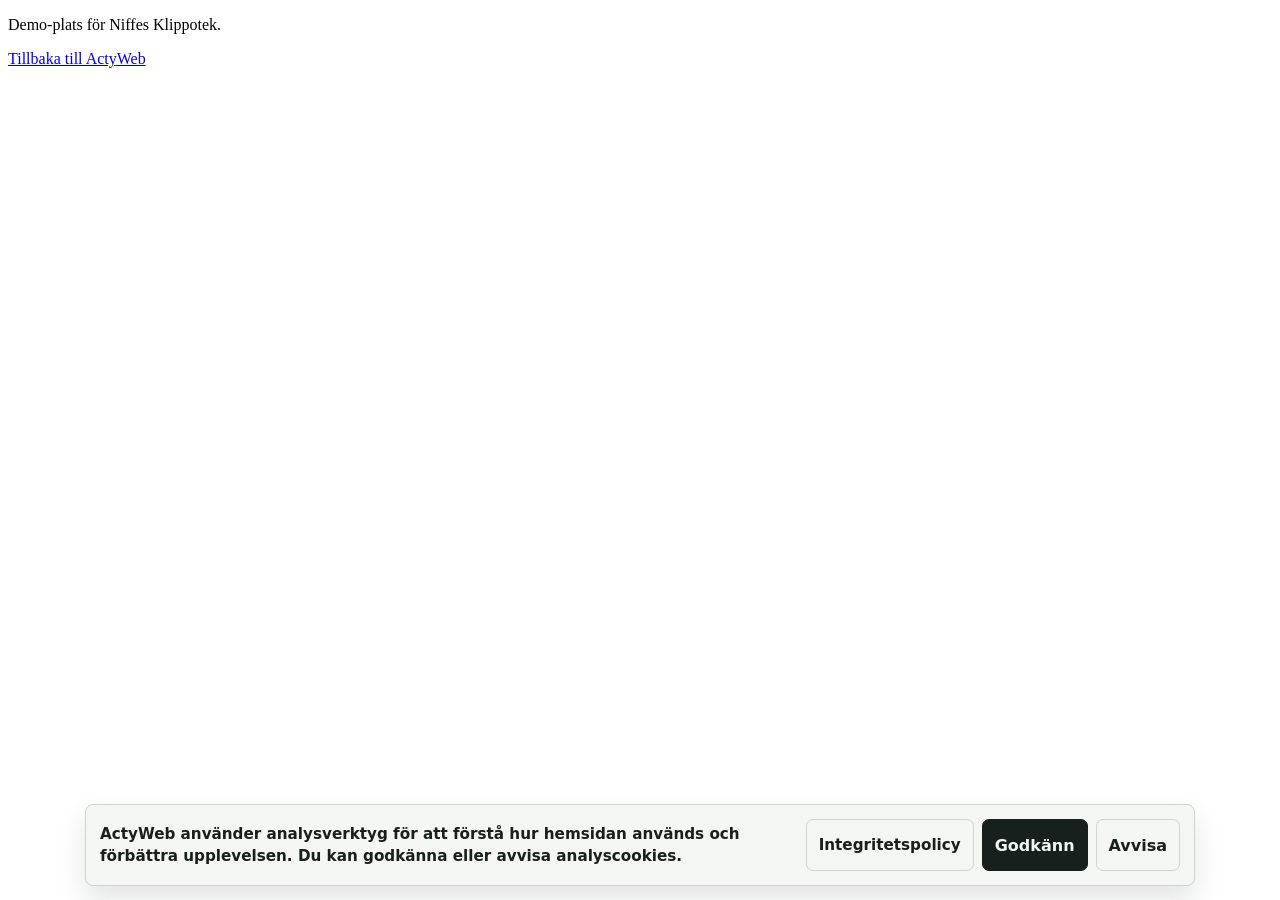
<file: demos/niffes/index.html>
<!DOCTYPE html>
<html lang="sv">
  <head>
    <meta charset="UTF-8" />
    <meta name="viewport" content="width=device-width, initial-scale=1.0" />
    <meta name="robots" content="noindex,nofollow" />
    <title>Niffes Klippotek | Demo</title>
  </head>
  <body>
    <p>Demo-plats för Niffes Klippotek.</p>
    <p><a href="../../">Tillbaka till ActyWeb</a></p>
    <script src="../../analytics-consent.js" defer></script>
  </body>
</html>
</file>
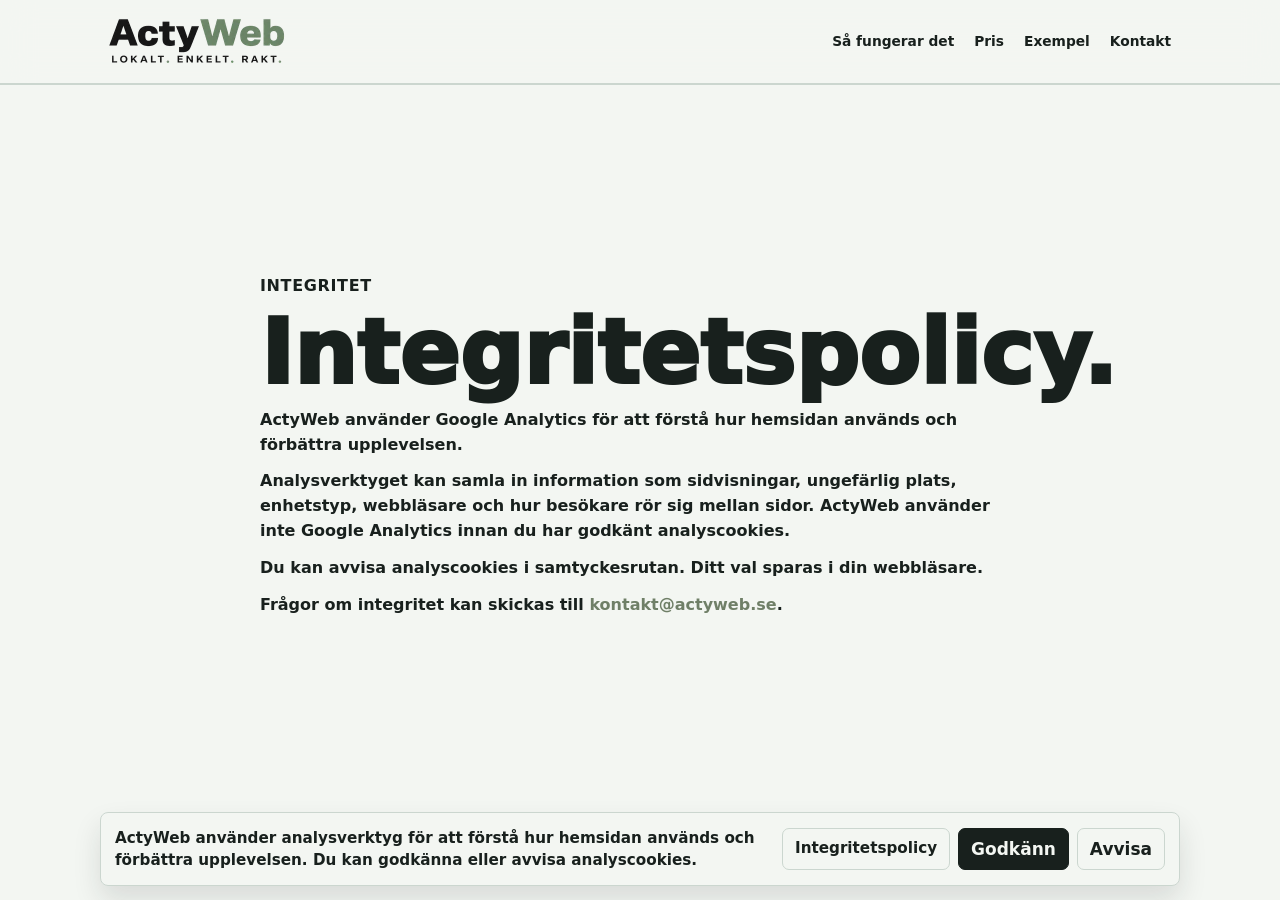
<file: privacy.html>
<!DOCTYPE html>
<html lang="sv">
  <head>
    <meta charset="UTF-8" />
    <meta name="viewport" content="width=device-width, initial-scale=1.0" />
    <title>ActyWeb | Integritetspolicy</title>
    <link rel="icon" href="assets/images/actyweb-logo-dark.png" type="image/png" />
    <link rel="stylesheet" href="style.css" />
  </head>
  <body class="privacy-page">
    <header class="site-header">
      <a class="brand" href="index.html" aria-label="ActyWeb startsida">
        <picture>
          <source srcset="assets/images/actyweb-wordmark-green-380.webp" type="image/webp" />
          <img src="assets/images/actyweb-wordmark-green-transparent.png" width="1000" height="320" alt="ActyWeb" decoding="async" />
        </picture>
      </a>
      <button class="nav-toggle" type="button" aria-label="Öppna meny" aria-expanded="false">
        <span></span>
        <span></span>
      </button>
      <nav class="site-nav" aria-label="Huvudmeny">
        <a href="index.html#sa-fungerar-det">Så fungerar det</a>
        <a href="index.html#erbjudande">Pris</a>
        <a href="index.html#exempel">Exempel</a>
        <a href="index.html#kontakt">Kontakt</a>
      </nav>
    </header>

    <main class="privacy-main">
      <section class="section privacy-section">
        <div class="section-heading">
          <p class="eyebrow">Integritet</p>
          <h1>Integritetspolicy.</h1>
          <p>
            ActyWeb använder Google Analytics för att förstå hur hemsidan används och
            förbättra upplevelsen.
          </p>
          <p>
            Analysverktyget kan samla in information som sidvisningar, ungefärlig plats,
            enhetstyp, webbläsare och hur besökare rör sig mellan sidor. ActyWeb använder
            inte Google Analytics innan du har godkänt analyscookies.
          </p>
          <p>
            Du kan avvisa analyscookies i samtyckesrutan. Ditt val sparas i din webbläsare.
          </p>
          <p>
            Frågor om integritet kan skickas till
            <a class="privacy-mail" href="mailto:kontakt@actyweb.se">kontakt@actyweb.se</a>.
          </p>
        </div>
      </section>
    </main>

    <footer class="site-footer">
      <div class="footer-brand">
        <img src="assets/images/actyweb-logo-dark.png" width="121" height="108" alt="" loading="lazy" decoding="async" />
        <strong>ActyWeb</strong>
      </div>
      <a class="footer-policy" href="privacy.html">Integritetspolicy</a>
      <p>© <span id="year">2026</span> ActyWeb.</p>
    </footer>

    <script src="script.js" defer></script>
    <script src="analytics-consent.js" defer></script>
  </body>
</html>
</file>
<file: style.css>
:root {
  --bg: #f3f6f2;
  --ink: #18201d;
  --line: #cbd6cf;
  --accent: #6f7f67;
  --paper: color-mix(in srgb, var(--bg) 82%, white);
  --paper-strong: color-mix(in srgb, var(--bg) 94%, var(--ink));
  --muted: var(--ink);
  --shadow: 0 14px 28px color-mix(in srgb, var(--ink) 12%, transparent);
  --rule: 2px solid var(--line);
  --radius: 8px;
  --max: 1080px;
}

* {
  box-sizing: border-box;
}

html {
  scroll-behavior: smooth;
  scroll-padding-top: 25px;
}

body {
  margin: 0;
  background: var(--bg);
  color: var(--ink);
  font-family: Inter, ui-sans-serif, system-ui, -apple-system, BlinkMacSystemFont, "Segoe UI", Arial, sans-serif;
  line-height: 1.55;
  font-size: 17px;
}

.privacy-page {
  min-height: 100vh;
}

img {
  display: block;
  max-width: 100%;
}

a {
  color: inherit;
}

a:focus-visible,
button:focus-visible,
summary:focus-visible {
  outline: 2px solid var(--accent);
  outline-offset: 3px;
}

.site-header {
  position: sticky;
  top: 0;
  z-index: 10;
  display: flex;
  align-items: center;
  justify-content: space-between;
  gap: 18px;
  width: 100%;
  margin: 0;
  padding: 11px max(18px, calc((100% - var(--max)) / 2));
  border-bottom: var(--rule);
  background: color-mix(in srgb, var(--bg) 92%, transparent);
  backdrop-filter: blur(16px);
}

.brand,
.site-nav,
.hero-actions,
.site-footer div {
  display: flex;
  align-items: center;
}

.brand {
  width: 190px;
  text-decoration: none;
}

.brand picture {
  display: block;
  width: 100%;
  aspect-ratio: 1000 / 320;
}

.brand img {
  width: 100%;
  height: auto;
  object-fit: contain;
}

.site-nav {
  gap: 2px;
}

.site-nav a {
  padding: 6px 9px;
  border-radius: 6px;
  color: var(--ink);
  font-size: 0.86rem;
  font-weight: 650;
  line-height: 1.45;
  text-decoration: none;
}

.site-nav a:hover {
  background: color-mix(in srgb, var(--accent) 14%, transparent);
  color: var(--ink);
}

.nav-toggle {
  display: none;
  width: 38px;
  height: 36px;
  padding: 0;
  border: 1px solid var(--line);
  border-radius: 7px;
  background: transparent;
}

.nav-toggle span {
  display: block;
  width: 18px;
  height: 2px;
  margin: 5px auto;
  background: var(--ink);
}

.section,
.section-band {
  width: min(var(--max), calc(100% - 28px));
  margin: 0 auto;
  scroll-margin-top: 25px;
}

.hero {
  display: grid;
  grid-template-columns: minmax(0, 640px) 430px;
  justify-content: space-between;
  gap: 56px;
  align-items: center;
  min-height: calc(100vh - 58px);
  padding: 18px 0 66px;
}

.hero-copy {
  max-width: 640px;
  transform: translateY(-24px);
}

.eyebrow {
  margin: 0 0 10px;
  color: var(--accent);
  font-size: 0.76rem;
  font-weight: 900;
  line-height: 1.2;
  letter-spacing: 0.04em;
  text-transform: uppercase;
}

h1,
h2,
h3,
p {
  margin-top: 0;
}

h1,
h2 {
  letter-spacing: 0;
}

h1 {
  max-width: 680px;
  margin-bottom: 16px;
  font-size: clamp(3rem, 7vw, 5.55rem);
  font-weight: 920;
  line-height: 0.96;
}

h2 {
  margin-bottom: 12px;
  font-size: clamp(2rem, 4.2vw, 3.45rem);
  font-weight: 900;
  line-height: 1;
}

h3 {
  margin-bottom: 7px;
  font-size: 1.08rem;
  font-weight: 850;
  line-height: 1.25;
}

.lead {
  max-width: 660px;
  color: var(--muted);
  font-size: 1rem;
  font-weight: 620;
  line-height: 1.55;
}

.lead + .lead {
  margin-top: -6px;
}

.hero-actions {
  flex-wrap: wrap;
  gap: 10px;
  margin-top: 20px;
}

.button,
.text-button {
  min-height: 44px;
  border-radius: 7px;
  font-weight: 850;
  text-decoration: none;
}

.button {
  display: inline-flex;
  align-items: center;
  justify-content: center;
  padding: 11px 16px;
  border: 1px solid transparent;
}

.button.primary {
  background: var(--ink);
  color: var(--bg);
}

.button.primary:hover {
  background: var(--accent);
}

.button.secondary {
  border-color: var(--line);
  background: transparent;
}

.button.secondary:hover {
  border-color: var(--accent);
  color: var(--ink);
}

.hero-side {
  align-self: center;
  display: grid;
  justify-items: center;
  gap: 0;
  transform: translateY(-24px);
}

.hero-badge {
  display: block;
  width: min(92%, 340px);
  aspect-ratio: 800 / 700;
  border-radius: var(--radius);
}

.hero-badge img {
  width: 100%;
  height: 100%;
  object-fit: contain;
}

.hero-summary {
  display: grid;
  gap: 14px;
  width: 100%;
  margin-top: 10px;
}

.hero-summary div {
  display: grid;
  grid-template-columns: minmax(0, 1fr) auto;
  gap: 4px 16px;
  align-items: baseline;
}

.hero-summary span {
  color: var(--ink);
  font-size: 0.76rem;
  font-weight: 900;
  line-height: 1.2;
  letter-spacing: 0.04em;
  text-transform: uppercase;
}

.hero-summary strong {
  color: var(--ink);
  font-size: 1rem;
  font-weight: 930;
  line-height: 1;
  white-space: nowrap;
}

.hero-summary p {
  grid-column: 1 / -1;
  margin-bottom: 0;
  color: var(--ink);
  font-size: 0.9rem;
  font-weight: 620;
  line-height: 1.45;
}

.section {
  padding: 50px 0;
}

.section-heading {
  max-width: 760px;
  margin-bottom: 20px;
}

.section-heading.narrow {
  max-width: var(--max);
}

.section-heading p,
.feature-card p,
.demo-card p,
.price-box p,
.offer-list p,
.local-copy p,
.contact-card p,
.faq-list p,
.site-footer p {
  color: var(--muted);
  font-size: 1rem;
  font-weight: 620;
  line-height: 1.55;
}

.intro-section {
  border-top: var(--rule);
}

.feature-grid {
  display: grid;
  grid-template-columns: repeat(3, minmax(0, 1fr));
  gap: 12px;
}

.ownership-list {
  display: flex;
  flex-wrap: wrap;
  justify-content: space-between;
  gap: 18px;
  text-align: left;
}

.ownership-list span {
  display: inline-block;
  padding: 0;
  border: 0;
  border-radius: 0;
  background: transparent;
  color: var(--accent);
  font-size: 1rem;
  font-weight: 800;
  line-height: 1.55;
  white-space: nowrap;
}

.feature-card,
.demo-card,
.price-box,
.contact-card,
.local-note,
.faq-list details {
  border: 1px solid var(--line);
  border-radius: var(--radius);
  background: var(--paper);
}

.feature-card,
.demo-card {
  padding: 15px 16px;
}

.demo-card {
  padding: 12px 13px;
}

.feature-card {
  border-top: 3px solid var(--accent);
}

.card-number,
.demo-label,
.price-label {
  display: inline-block;
  margin-bottom: 10px;
  color: var(--accent);
  font-size: 0.76rem;
  font-weight: 900;
  line-height: 1.2;
  letter-spacing: 0.04em;
  text-transform: uppercase;
}

.section-heading .demo-label {
  color: var(--accent);
}

.privacy-section {
  display: flex;
  align-items: center;
  min-height: calc(100vh - 154px);
  padding-top: 24px;
  padding-bottom: 24px;
}

.privacy-section .section-heading {
  margin-right: auto;
  margin-left: auto;
}

.process-section,
.contact-section {
  width: 100%;
  max-width: none;
  padding-right: 0;
  padding-left: 0;
  background: color-mix(in srgb, var(--bg) 88%, var(--line));
}

.process-section > *,
.contact-section > * {
  width: min(var(--max), calc(100% - 28px));
  margin-right: auto;
  margin-left: auto;
}

.process-section .section-heading {
  max-width: none;
}

.process-section .section-heading h2 {
  max-width: 860px;
}

.faq-section .section-heading h2 {
  max-width: 920px;
}

.faq-section {
  background: var(--bg);
}

.process-list {
  display: grid;
  gap: 16px;
  width: min(var(--max), calc(100% - 28px));
  max-width: var(--max);
  counter-reset: process;
  padding: 0;
  margin: 0 auto;
  list-style: none;
}

.process-list li {
  display: grid;
  grid-template-columns: 38px 1fr;
  gap: 14px;
  align-items: start;
  padding-bottom: 16px;
  border-bottom: var(--rule);
}

.process-list li:last-child {
  padding-bottom: 0;
  border-bottom: 0;
}

.process-list h3 {
  font-size: 1.08rem;
  font-weight: 850;
  line-height: 1.25;
}

.process-list span {
  display: grid;
  place-items: center;
  width: 32px;
  height: 32px;
  color: var(--accent);
  font-size: 1.35rem;
  font-weight: 900;
  line-height: 1;
}

.process-list p {
  margin-bottom: 0;
  color: var(--muted);
  font-size: 1rem;
  font-weight: 620;
  line-height: 1.55;
}

.offer-section {
  padding-top: 52px;
}

.offer-layout {
  display: grid;
  grid-template-columns: repeat(2, minmax(0, 1fr));
  gap: 10px;
  align-items: stretch;
}

.contact-card {
  display: grid;
  grid-template-columns: 330px minmax(0, 1fr);
  gap: 12px;
  align-items: stretch;
}

.contact-card {
  grid-template-columns: minmax(0, 1fr) minmax(320px, 0.9fr);
  align-items: center;
}

.local-section {
  border-top: var(--rule);
  border-bottom: var(--rule);
}

.price-box {
  display: flex;
  min-height: 308px;
  flex-direction: column;
  justify-content: flex-start;
  align-items: stretch;
  padding: 18px;
  border-radius: var(--radius);
  background: var(--ink);
  color: var(--bg);
  text-align: left;
  box-shadow: var(--shadow);
}

.price-box .price-label {
  align-self: center;
  text-align: center;
}

.free-box {
  background: var(--ink);
  color: var(--bg);
}

.free-box p,
.free-box .price-label {
  color: var(--bg);
}

.free-box strong {
  color: var(--bg);
}

.setup-price {
  border: 1px solid var(--line);
  border-left: 4px solid var(--accent);
  background: var(--paper);
  color: var(--ink);
  box-shadow: none;
}

.price-box strong {
  display: block;
  align-self: center;
  margin-bottom: 12px;
  color: var(--bg);
  font-size: clamp(2.8rem, 4.6vw, 4rem);
  font-weight: 930;
  line-height: 0.95;
  text-align: center;
  white-space: nowrap;
}

.setup-price strong {
  color: var(--accent);
}

.price-box p {
  margin-bottom: 0;
}

.price-box p,
.price-box .price-label {
  color: var(--bg);
}

.setup-price p,
.setup-price .price-label {
  color: var(--ink);
}

.offer-list {
  grid-column: 1 / -1;
  display: grid;
  grid-template-columns: repeat(3, minmax(0, 1fr));
  gap: 10px;
}

.offer-list div {
  display: flex;
  flex-direction: column;
  justify-content: flex-start;
  padding: 8px 10px;
  border: 1px solid var(--line);
  border-left: 4px solid var(--accent);
  border-radius: var(--radius);
  background: var(--paper);
}

.offer-list h3 {
  margin-bottom: 10px;
  font-size: 1.08rem;
  font-weight: 850;
  line-height: 1.25;
  text-align: center;
}

.offer-list p {
  margin-bottom: 0;
  font-size: 0.9rem;
  line-height: 1.45;
}

.offer-list h3 + p {
  margin-top: auto;
}

.support-checks {
  display: grid;
  gap: 5px;
  margin: 0;
  padding: 0;
  color: var(--ink);
  font-size: 0.9rem;
  font-weight: 620;
  line-height: 1.45;
  list-style: none;
}

.offer-list .support-checks {
  margin-bottom: auto;
}

.support-checks li::before {
  content: "✓ ";
  color: var(--accent);
  font-weight: 900;
}

.price-checks {
  display: grid;
  gap: 4px;
  margin: 12px 0 0;
  padding: 0;
  color: currentColor;
  font-size: 0.9rem;
  font-weight: 620;
  line-height: 1.45;
  list-style: none;
  text-align: left;
}

.free-box .price-checks {
  color: var(--bg);
}

.setup-price .price-checks {
  color: var(--ink);
}

.local-copy {
  max-width: 880px;
}

.local-note {
  align-self: center;
  display: flex;
  gap: 14px;
  align-items: center;
  padding: 16px;
  border-left: 4px solid var(--accent);
  background: var(--paper-strong);
  color: var(--ink);
}

.local-note img {
  width: 58px;
  height: 58px;
  border-radius: 7px;
  object-fit: cover;
}

.local-note-mark {
  display: block;
  margin-bottom: 8px;
  color: var(--accent);
  font-size: 0.76rem;
  font-weight: 900;
  line-height: 1.2;
  letter-spacing: 0.04em;
  text-transform: uppercase;
}

.local-note p {
  margin-bottom: 0;
  color: var(--ink);
  font-size: 1.1rem;
  font-weight: 900;
}

.demo-grid {
  display: grid;
  grid-template-columns: repeat(5, minmax(0, 1fr));
  gap: 10px;
}

.demo-card {
  display: flex;
  min-height: 104px;
  flex-direction: column;
  background: var(--paper);
}

.demo-card h3 {
  flex: 1;
  font-size: 1.08rem;
  font-weight: 850;
  line-height: 1.25;
}

.text-button {
  display: inline-flex;
  align-items: center;
  align-self: center;
  color: var(--accent);
  font-size: 0.76rem;
  font-weight: 900;
  line-height: 1.2;
  letter-spacing: 0.04em;
  text-align: center;
  text-transform: uppercase;
}

.text-button:hover {
  color: var(--accent);
}

.faq-list {
  display: grid;
  gap: 8px;
  max-width: var(--max);
}

.faq-list details {
  overflow: hidden;
  background: var(--paper);
}

.faq-list summary {
  cursor: pointer;
  padding: 15px 18px;
  font-weight: 850;
}

.faq-list p {
  margin: 0;
  padding: 0 18px 18px;
}

.faq-checks {
  display: grid;
  gap: 4px;
  margin: -8px 0 0;
  padding: 0 18px 18px;
  color: var(--muted);
  font-size: 1rem;
  font-weight: 620;
  line-height: 1.55;
  list-style: none;
}

.contact-section {
  padding-bottom: 44px;
}

.contact-card {
  padding: 0;
  border: 0;
  background: transparent;
  box-shadow: none;
}

address {
  display: grid;
  gap: 8px;
  align-content: center;
  justify-items: start;
  justify-self: start;
  padding-top: 8px;
  font-style: normal;
}

address a,
address span {
  display: block;
  padding: 0;
  border: 0;
  border-radius: 0;
  background: transparent;
  color: var(--accent);
  font-size: clamp(1.35rem, 2.1vw, 1.75rem);
  font-weight: 800;
  line-height: 1.35;
  text-decoration: none;
}

address a:hover {
  border-color: var(--accent);
  color: var(--ink);
}

.privacy-mail {
  display: inline-block;
  padding: 0;
  border: 0;
  border-radius: 0;
  background: transparent;
  color: var(--accent);
  font-weight: 800;
  line-height: 1.35;
  text-decoration: none;
}

.privacy-mail:hover {
  color: var(--ink);
}

.site-footer {
  display: grid;
  grid-template-columns: 1fr auto 1fr;
  align-items: center;
  gap: 24px;
  width: min(var(--max), calc(100% - 28px));
  margin: 0 auto;
  padding: 18px 0 22px;
  border-top: var(--rule);
}

.site-footer div {
  gap: 10px;
  flex-wrap: wrap;
}

.footer-brand {
  justify-self: start;
}

.footer-policy {
  justify-self: center;
}

.site-footer img {
  width: 14px;
  height: 14px;
  border-radius: 0;
  object-fit: contain;
}

.site-footer span {
  color: var(--muted);
  font-weight: 650;
  line-height: 1.45;
}

.site-footer strong {
  font-size: 0.86rem;
  font-weight: 650;
  line-height: 1.45;
}

.site-footer a {
  color: var(--accent);
  font-size: 0.86rem;
  font-weight: 650;
  line-height: 1.45;
  text-decoration: underline;
  text-underline-offset: 3px;
}

.site-footer a:hover {
  color: var(--ink);
}

.site-footer p {
  margin-bottom: 0;
  font-size: 0.86rem;
  font-weight: 650;
  line-height: 1.45;
  justify-self: end;
}

@media (max-width: 1040px) {
  .demo-grid {
    grid-template-columns: repeat(3, minmax(0, 1fr));
  }
}

@media (max-width: 900px) {
  .hero,
  .offer-layout,
  .contact-card {
    grid-template-columns: 1fr;
  }

  .hero {
    min-height: auto;
    padding-top: 44px;
  }

  .hero-side {
    max-width: 430px;
  }
}

@media (max-width: 720px) {
  .site-header {
    flex-wrap: wrap;
  }

  .nav-toggle {
    display: block;
    margin-left: auto;
  }

  .site-nav {
    display: none;
    width: 100%;
    flex-direction: column;
    align-items: stretch;
    gap: 6px;
    padding: 8px 0 3px;
  }

  .site-nav.is-open {
    display: flex;
  }

  .site-nav a {
    padding: 10px 8px;
    border-bottom: var(--rule);
    border-radius: 0;
  }

  .hero {
    gap: 24px;
    padding-bottom: 42px;
  }

  .hero-badge {
    width: min(86%, 280px);
  }

  .section {
    padding: 48px 0;
  }

  .process-section,
  .faq-section {
    padding-top: 48px;
    padding-bottom: 48px;
  }

  .feature-grid,
  .process-list,
  .offer-list,
  .demo-grid {
    grid-template-columns: 1fr;
  }

  .feature-card,
  .demo-card,
  .offer-list div {
    padding: 16px;
  }

  .demo-card {
    min-height: 0;
  }

  .contact-card {
    padding: 0;
  }

  address {
    justify-self: start;
    padding-top: 0;
  }

  .site-footer {
    grid-template-columns: 1fr;
    justify-items: start;
  }

  .footer-policy,
  .site-footer p {
    justify-self: start;
  }
}

@media (min-width: 721px) {
  .privacy-page {
    display: grid;
    grid-template-rows: auto minmax(0, 1fr) auto;
  }

  .privacy-page .privacy-main {
    display: grid;
    align-items: center;
  }

  .privacy-page .privacy-section {
    min-height: 0;
    padding-top: 22px;
    padding-bottom: 22px;
  }

  .privacy-page .section-heading h1 {
    margin-bottom: 12px;
  }

  .privacy-page .section-heading p {
    margin-bottom: 12px;
  }
}
</file>
<file: demos/kilab/style.css>
:root {
  --red: #d72638;
  --red-dark: #a91727;
  --black: #111417;
  --graphite: #23272b;
  --graphite-2: #2d333b;
  --surface: #343b44;
  --steel: #77818a;
  --text: #f5f5f5;
  --muted: #c5c5c5;
  --white: #fff;
  --line: #4a535d;
  --max: 1160px;
  --radius: 3px;
}

* {
  box-sizing: border-box;
}

html {
  scroll-behavior: smooth;
}

body {
  margin: 0;
  overflow-x: hidden;
  background:
    linear-gradient(90deg, rgba(245, 245, 245, 0.025) 1px, transparent 1px) 0 0 / 52px 52px,
    linear-gradient(180deg, var(--graphite) 0%, #1c2024 100%);
  color: var(--text);
  font-family: Arial, Helvetica, sans-serif;
  line-height: 1.45;
}

img {
  display: block;
  max-width: 100%;
}

a {
  color: inherit;
}

.hero,
.services,
.gallery,
.contact,
.site-footer {
  width: min(var(--max), calc(100% - 28px));
  margin: 0 auto;
}

.site-header {
  position: sticky;
  top: 0;
  z-index: 20;
  display: flex;
  align-items: center;
  justify-content: space-between;
  gap: 18px;
  width: 100%;
  margin: 0;
  padding: 10px max(16px, calc((100vw - var(--max)) / 2));
  border: 0;
  border-bottom: 4px solid var(--red);
  background: #15191d;
  box-shadow: 0 10px 24px rgba(0, 0, 0, 0.22);
}

.brand {
  display: inline-flex;
  width: min(215px, 58vw);
  padding: 4px;
  border: 1px solid rgba(215, 38, 56, 0.75);
  border-radius: var(--radius);
  background: var(--red);
}

.brand img {
  width: 100%;
}

.site-nav {
  display: flex;
  gap: 4px;
}

.site-nav a {
  padding: 10px 12px;
  color: var(--white);
  font-size: 0.95rem;
  font-weight: 900;
  text-decoration: none;
  text-transform: uppercase;
}

.site-nav a:hover {
  background: var(--red);
  color: var(--white);
}

.nav-toggle {
  display: none;
  width: 42px;
  height: 42px;
  padding: 0;
  border: 1px solid var(--red);
  border-radius: var(--radius);
  background: var(--white);
}

.nav-toggle span {
  display: block;
  width: 18px;
  height: 2px;
  margin: 5px auto;
  background: var(--black);
}

.hero {
  display: grid;
  grid-template-columns: minmax(0, 1fr) minmax(390px, 0.95fr);
  min-height: calc(100vh - 88px);
  padding: 18px 0 34px;
}

.hero-photo {
  min-height: 610px;
  border: 1px solid #080a0c;
  border-right: 0;
  background: var(--black);
}

.hero-photo img {
  width: 100%;
  height: 100%;
  min-height: 610px;
  object-fit: cover;
}

.hero-panel {
  display: flex;
  flex-direction: column;
  justify-content: center;
  padding: clamp(28px, 4vw, 48px);
  border: 1px solid #080a0c;
  border-left: 9px solid var(--red);
  background: #121619;
  color: var(--white);
  min-width: 0;
}

.eyebrow {
  margin: 0 0 10px;
  color: var(--red);
  font-size: 0.82rem;
  font-weight: 900;
  letter-spacing: 0;
  text-transform: uppercase;
  overflow-wrap: anywhere;
}

h1,
h2,
h3,
p {
  margin-top: 0;
  min-width: 0;
}

h1 {
  max-width: 590px;
  margin-bottom: 18px;
  font-size: clamp(2.35rem, 3.8vw, 3.65rem);
  line-height: 1.02;
  letter-spacing: 0;
  overflow-wrap: anywhere;
}

h2 {
  margin-bottom: 12px;
  font-size: clamp(1.9rem, 3.2vw, 3rem);
  line-height: 1.05;
  letter-spacing: 0;
  overflow-wrap: anywhere;
}

h3 {
  margin-bottom: 8px;
  font-size: 1.18rem;
  line-height: 1.2;
}

.hero-panel p {
  max-width: 540px;
  color: var(--muted);
  font-size: 1.15rem;
  overflow-wrap: anywhere;
}

.call-button,
.map-button {
  display: inline-flex;
  align-items: center;
  justify-content: center;
  min-height: 54px;
  padding: 13px 20px;
  border-radius: var(--radius);
  background: var(--red);
  color: var(--white);
  font-weight: 900;
  text-decoration: none;
  box-shadow: inset 0 -4px 0 rgba(0, 0, 0, 0.22);
}

.call-button {
  width: fit-content;
  margin-top: 12px;
  font-size: 1.18rem;
}

.call-button:hover,
.map-button:hover {
  background: var(--red-dark);
}

.services {
  display: grid;
  grid-template-columns: 0.9fr 1.1fr;
  gap: 22px;
  padding: 30px 0;
  border-top: 9px solid var(--red);
  scroll-margin-top: 122px;
  background: var(--graphite);
}

.section-title {
  padding: 24px;
  border: 1px solid var(--line);
  background: #171b1f;
  color: var(--white);
}

.section-title h2 {
  max-width: 520px;
}

.service-list {
  display: grid;
  gap: 8px;
}

.service-list article {
  padding: 17px 18px;
  border-left: 7px solid var(--red);
  background: var(--surface);
  color: var(--text);
  box-shadow: 0 10px 22px rgba(0, 0, 0, 0.18);
}

.service-list article:nth-child(2n) {
  border-left-color: var(--red);
}

.service-list p {
  margin-bottom: 0;
  color: var(--muted);
  overflow-wrap: anywhere;
}

.gallery {
  display: grid;
  grid-template-columns: 1.2fr 0.8fr;
  gap: 10px;
  padding: 16px 0 34px;
  scroll-margin-top: 122px;
  background: var(--graphite);
}

.gallery figure {
  position: relative;
  min-height: 270px;
  margin: 0;
  overflow: hidden;
  border: 1px solid var(--line);
  background: var(--black);
}

.gallery .wide {
  grid-row: span 2;
  min-height: 550px;
}

.gallery img {
  width: 100%;
  height: 100%;
  min-height: inherit;
  object-fit: cover;
}

.gallery figcaption {
  position: absolute;
  left: 14px;
  bottom: 14px;
  padding: 8px 10px;
  border-left: 5px solid var(--red);
  background: rgba(23, 27, 29, 0.92);
  color: var(--white);
  font-weight: 900;
  text-transform: uppercase;
}

.contact {
  display: grid;
  grid-template-columns: minmax(0, 0.85fr) minmax(420px, 1.15fr);
  gap: 18px;
  padding: 30px 0 40px;
  border-top: 9px solid var(--red);
  scroll-margin-top: 122px;
  background: var(--graphite);
}

.contact-heading {
  padding: 26px;
  background: var(--red);
  color: var(--white);
}

.contact-heading .eyebrow {
  color: var(--white);
}

.phone {
  display: block;
  margin-top: 20px;
  color: var(--white);
  font-size: clamp(2.35rem, 4vw, 3.6rem);
  font-weight: 900;
  line-height: 1;
  text-decoration: none;
  white-space: nowrap;
}

.contact-card {
  display: grid;
  grid-template-columns: minmax(0, 1fr) 330px;
  border: 1px solid var(--line);
  background: var(--surface);
  box-shadow: 0 12px 28px rgba(0, 0, 0, 0.22);
}

.people {
  display: grid;
  grid-template-columns: 1fr;
  gap: 10px;
  padding: 14px;
}

.person-card,
.address p {
  margin: 0;
  padding: 16px;
  border: 1px solid var(--line);
  background: var(--graphite-2);
  color: var(--muted);
}

.person-head {
  display: flex;
  align-items: center;
  gap: 12px;
  margin-bottom: 10px;
}

.person-card h3 {
  margin: 0;
  font-size: 1rem;
}

.person-card p {
  margin: 2px 0 0;
  color: var(--muted);
}

.person-card a {
  display: inline-flex;
  margin-right: 12px;
  color: var(--text);
  font-weight: 700;
  text-decoration-color: rgba(245, 245, 245, 0.35);
}

.contact-icon {
  display: inline-flex;
  align-items: center;
  justify-content: center;
  flex: 0 0 38px;
  width: 38px;
  height: 38px;
  border-radius: 50%;
  background: var(--red);
  color: var(--white);
  font-weight: 900;
}

.address strong {
  display: block;
  margin-bottom: 4px;
  color: var(--text);
}

.address {
  border-left: 6px solid var(--red);
  background: var(--graphite-2);
}

.address p {
  border-right: 0;
  border-bottom: 1px solid var(--line);
}

.map-button {
  width: calc(100% - 40px);
  margin: 20px;
}

.map-frame {
  grid-column: 1 / -1;
  width: 100%;
  height: 310px;
  border: 0;
  border-top: 1px solid var(--line);
  filter: grayscale(0.35) contrast(1.05);
}

.site-footer {
  display: flex;
  align-items: center;
  justify-content: space-between;
  gap: 20px;
  padding: 24px 0 34px;
  border-top: 5px solid var(--line);
  color: var(--muted);
  font-size: 0.9rem;
}

.site-footer div {
  display: flex;
  align-items: center;
  gap: 14px;
}

.site-footer img {
  width: 124px;
  padding: 4px;
  background: var(--red);
}

.site-footer p {
  margin: 0;
}

@media (max-width: 980px) {
  .hero,
  .services,
  .contact,
  .contact-card {
    grid-template-columns: 1fr;
  }

  .hero {
    min-height: 0;
  }

  .hero-photo {
    border-right: 1px solid #080a0c;
    border-bottom: 0;
  }

  .hero-panel {
    border-left: 1px solid #080a0c;
    border-top: 9px solid var(--red);
  }

  .people {
    grid-template-columns: 1fr;
  }

  .address {
    border-left: 0;
    border-top: 6px solid var(--red);
  }
}

@media (max-width: 720px) {
  .site-header {
    align-items: center;
  }

  .nav-toggle {
    display: block;
  }

  .site-nav {
    position: absolute;
    top: calc(100% + 8px);
    right: 0;
    display: none;
    width: min(260px, calc(100vw - 28px));
    padding: 8px;
    border: 1px solid rgba(215, 38, 56, 0.45);
    background: var(--graphite);
  }

  .site-nav.is-open {
    display: grid;
  }

  h1 {
    font-size: clamp(1.95rem, 8vw, 2.45rem);
  }

  .hero-photo,
  .hero-photo img {
    min-height: 330px;
  }

  .gallery {
    grid-template-columns: 1fr;
  }

  .gallery .wide,
  .gallery figure {
    grid-row: auto;
    min-height: 285px;
  }

  .site-footer {
    display: block;
  }

  .site-footer div {
    align-items: flex-start;
    margin-bottom: 16px;
  }
}

@media (max-width: 640px) {
  .hero,
  .services,
  .gallery,
  .contact,
  .site-footer {
    width: calc(100% - 28px);
    max-width: 350px;
    margin-left: 14px;
    margin-right: auto;
  }

  .brand {
    width: 190px;
  }

  .hero-panel,
  .section-title,
  .contact-heading {
    padding: 22px 18px;
  }

  h1 {
    font-size: clamp(1.85rem, 7.4vw, 2.2rem);
  }

  h2 {
    font-size: clamp(1.45rem, 6.4vw, 1.85rem);
  }

  .hero-panel p {
    font-size: 1rem;
  }

  .service-list article {
    padding: 15px;
  }

  .phone {
    font-size: clamp(2rem, 10vw, 2.6rem);
  }

  .call-button {
    width: 100%;
  }
}
</file>
